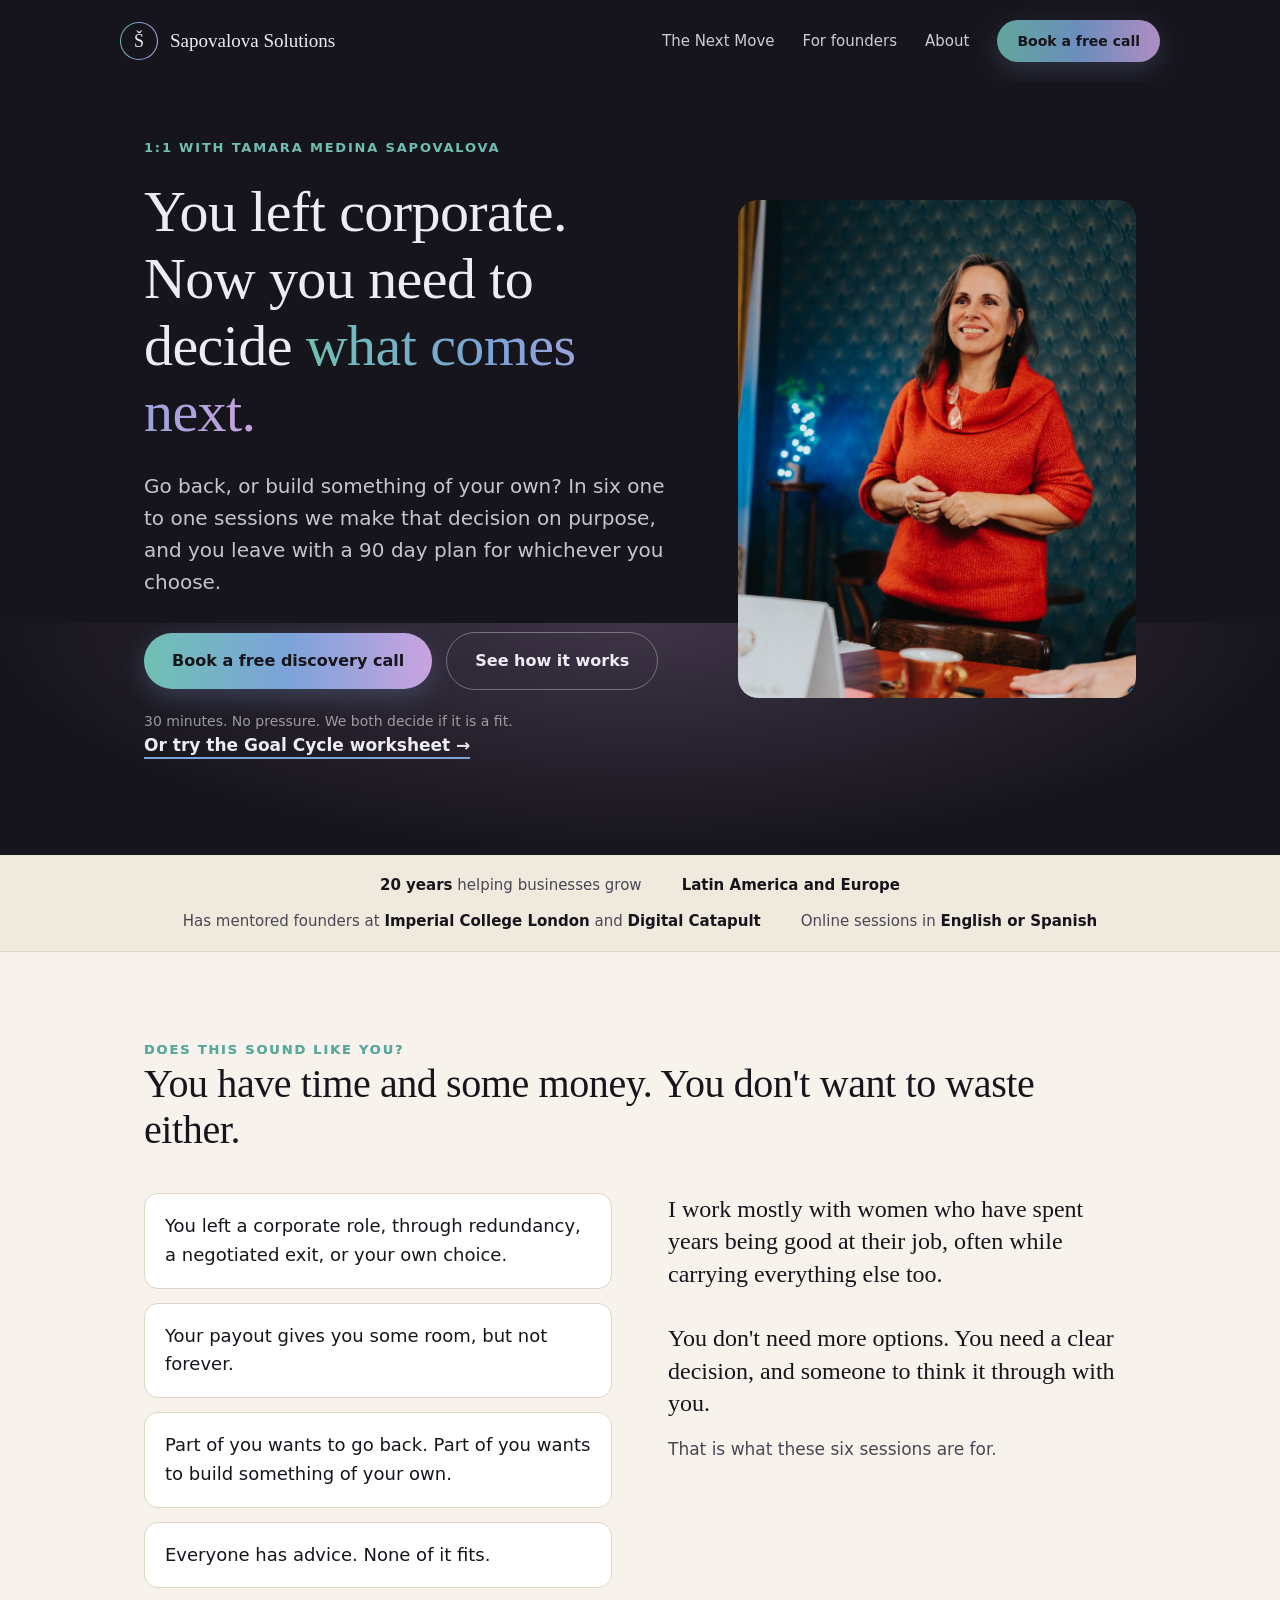
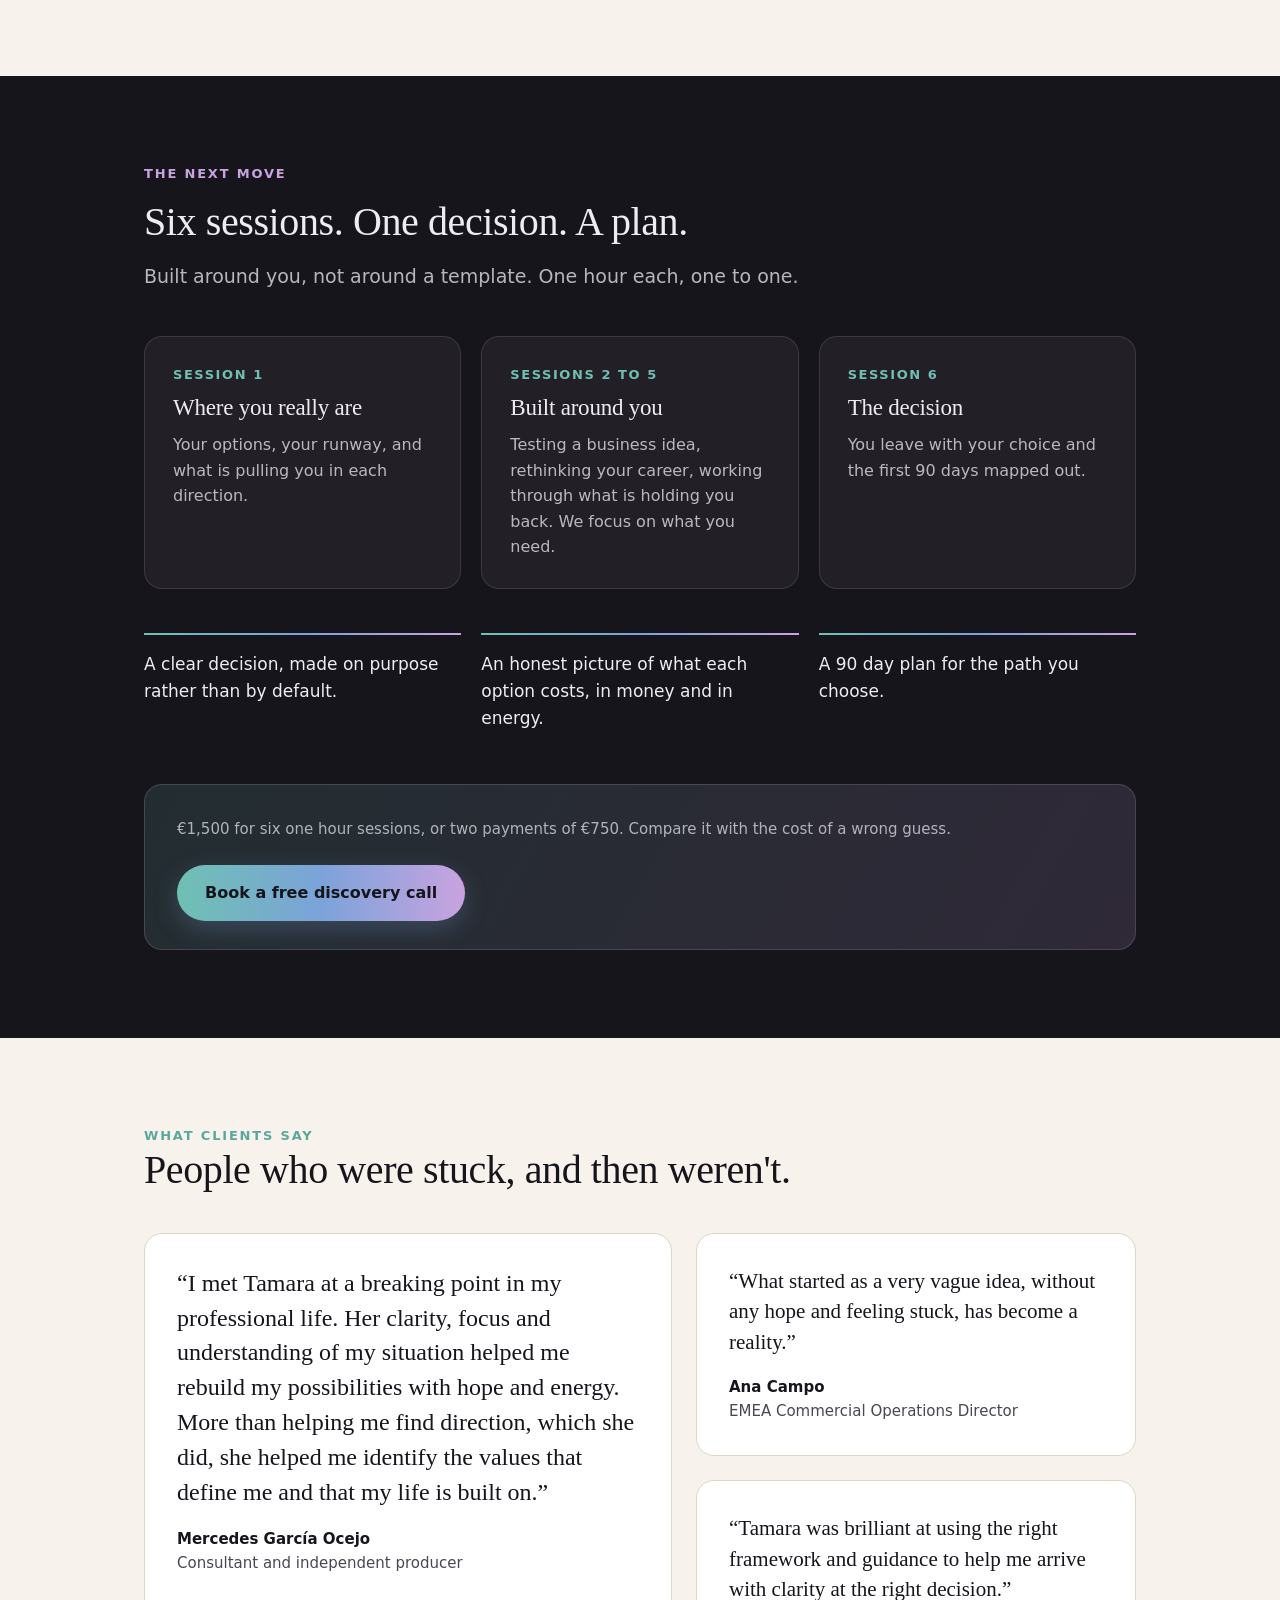
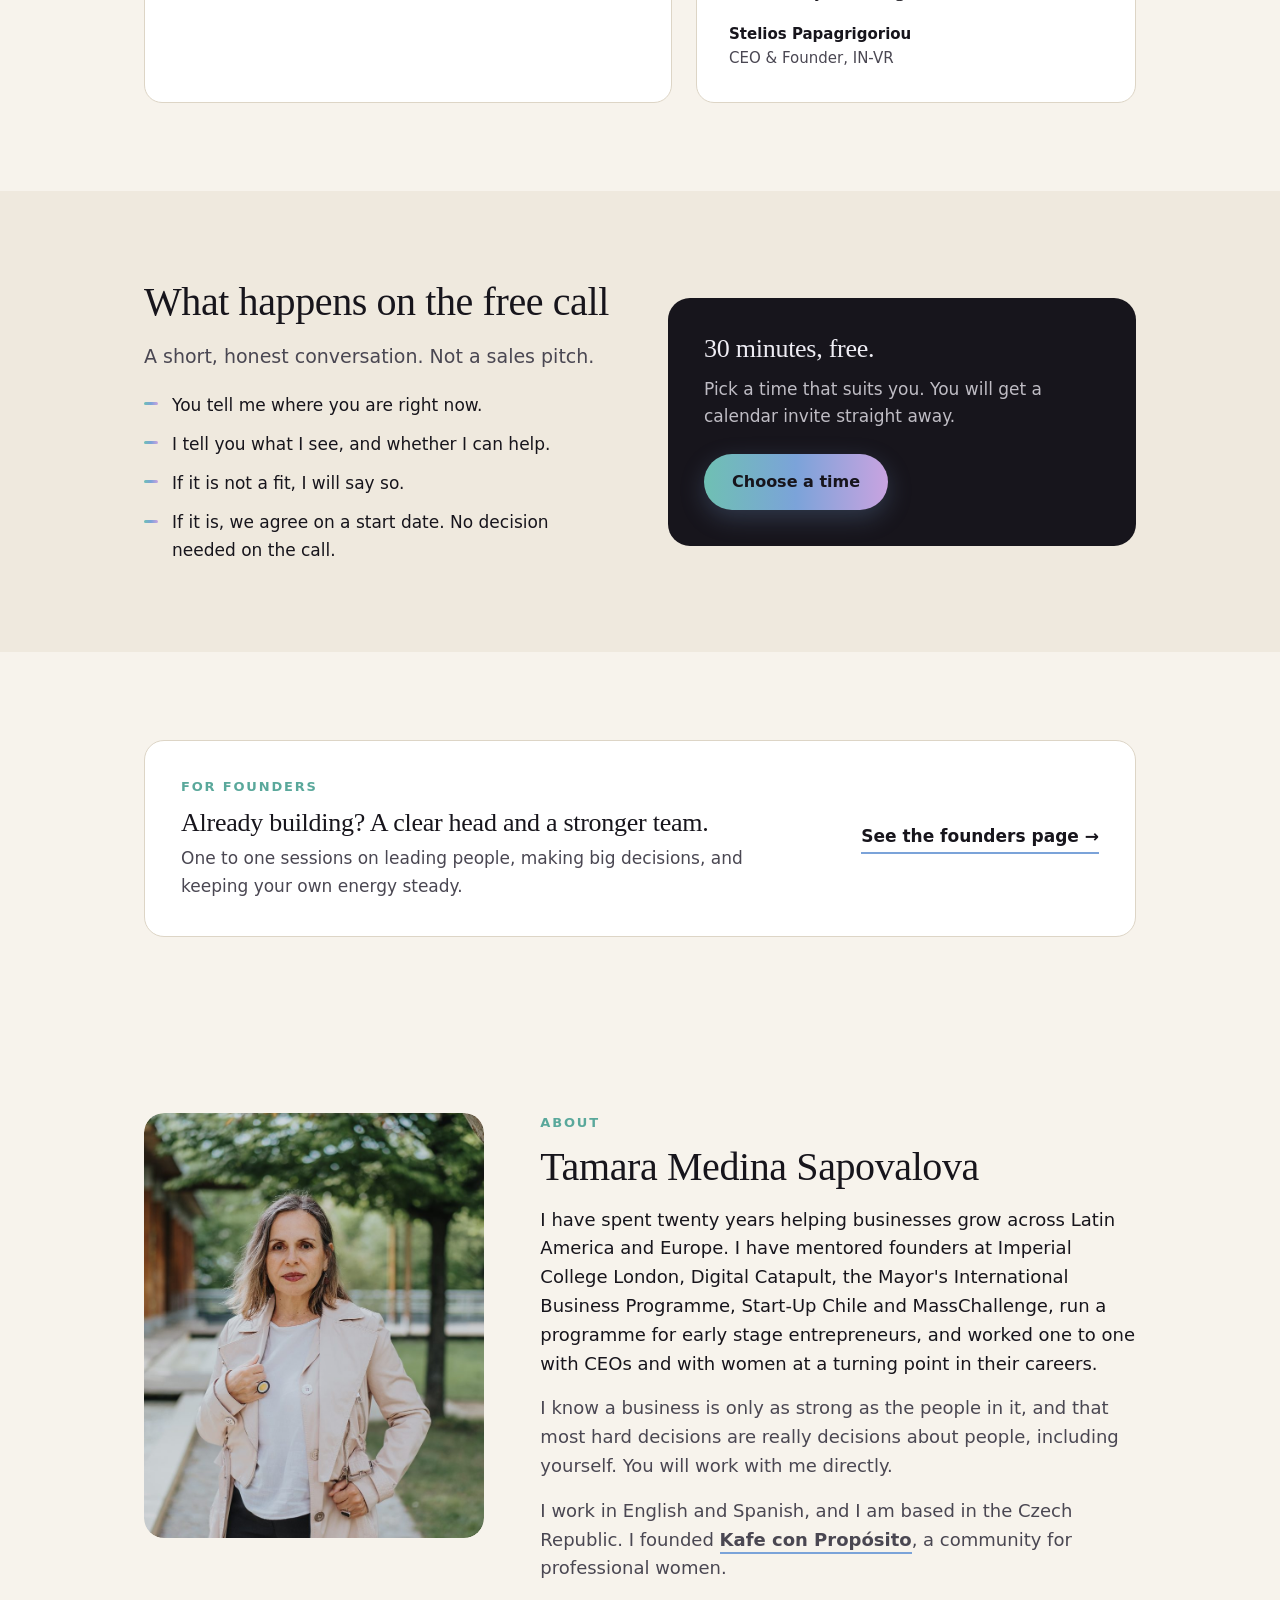
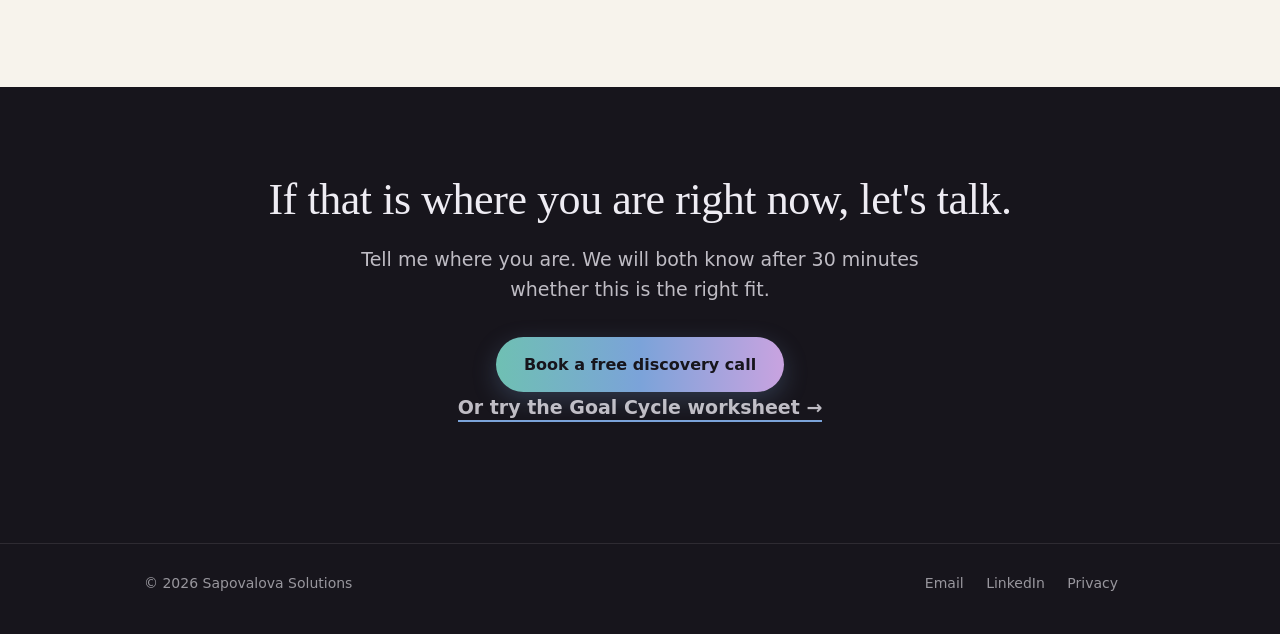
<file: index.html>
<!doctype html>
<html lang="en">
<head>
<meta charset="utf-8">
<meta name="viewport" content="width=device-width, initial-scale=1">
<title>Sapovalova Solutions | Left corporate? Decide what's next.</title>
<link rel="icon" type="image/png" href="favicon.png">

<meta name="description" content="One to one work with Tamara Medina Sapovalova. Six sessions to decide whether to go back to corporate or build your own thing, and a 90 day plan for whichever you choose.">
<link rel="canonical" href="https://sapovalovasolutions.com/">
<meta property="og:type" content="website">
<meta property="og:site_name" content="Sapovalova Solutions">
<meta property="og:title" content="Sapovalova Solutions | Left corporate? Decide what's next.">
<meta property="og:description" content="One to one work with Tamara Medina Sapovalova. Six sessions to decide whether to go back to corporate or build your own thing, and a 90 day plan for whichever you choose.">
<meta property="og:url" content="https://sapovalovasolutions.com/">
<meta property="og:image" content="https://sapovalovasolutions.com/favicon.png">
<meta name="twitter:card" content="summary_large_image">
<meta name="twitter:title" content="Sapovalova Solutions | Left corporate? Decide what's next.">
<meta name="twitter:description" content="One to one work with Tamara Medina Sapovalova. Six sessions to decide whether to go back to corporate or build your own thing, and a 90 day plan for whichever you choose.">
<meta name="twitter:image" content="https://sapovalovasolutions.com/favicon.png">
<style>
  :root{
    --ink:#17151c;
    --ink-soft:#4a4752;
    --paper:#f7f3ec;
    --paper-2:#efe9de;
    --line:#ddd5c6;
    --white:#eeecf3;
    --teal:#6fc0b3;
    --blue:#7ba3d9;
    --lilac:#c9a3e0;
    --grad:linear-gradient(90deg,#6fc0b3,#7ba3d9,#c9a3e0);
    --serif:"Iowan Old Style","Palatino Linotype",Palatino,Georgia,serif;
    --sans:system-ui,-apple-system,"Segoe UI",Roboto,Helvetica,Arial,sans-serif;
  }
  *{box-sizing:border-box;margin:0;padding:0}
  html{scroll-behavior:smooth}
  body{font-family:var(--sans);color:var(--ink);background:var(--paper);line-height:1.6;font-size:17px;-webkit-font-smoothing:antialiased}
  a{color:inherit}
  .wrap{max-width:1040px;margin:0 auto;padding:0 24px}
  h1,h2,h3{font-family:var(--serif);font-weight:500;line-height:1.15;letter-spacing:-.01em}
  .eyebrow{font-size:13px;letter-spacing:.14em;text-transform:uppercase;font-weight:600}
  .grad-text{background:var(--grad);-webkit-background-clip:text;background-clip:text;color:transparent}

  /* buttons */
  .btn{display:inline-block;padding:15px 28px;border-radius:999px;text-decoration:none;font-weight:600;font-size:16px;transition:transform .15s ease, box-shadow .15s ease}
  .btn:hover{transform:translateY(-2px)}
  .btn-primary{background:var(--grad);color:var(--ink);box-shadow:0 8px 24px rgba(123,163,217,.25)}
  .btn-ghost{border:1px solid rgba(238,236,243,.35);color:var(--white)}
  .btn-dark{background:var(--ink);color:var(--white)}
  .btn:focus-visible,a:focus-visible{outline:3px solid var(--blue);outline-offset:3px}

  /* nav */
  header.top{background:var(--ink);color:var(--white)}
  .nav{display:flex;align-items:center;justify-content:space-between;padding:20px 0}
  .brand{display:flex;align-items:center;gap:12px;text-decoration:none;font-family:var(--serif);font-size:19px}
  .mono{width:38px;height:38px;border-radius:50%;display:grid;place-items:center;background:var(--ink);border:1.5px solid transparent;background-image:linear-gradient(var(--ink),var(--ink)),var(--grad);background-origin:border-box;background-clip:padding-box,border-box;font-family:var(--serif);font-size:18px}
  .nav ul{display:flex;gap:28px;list-style:none;align-items:center;font-size:15px}
  .nav ul a{text-decoration:none;opacity:.85}
  .nav ul a:hover{opacity:1}
  .nav .btn{padding:10px 20px;font-size:14px}

  /* hero */
  .hero{background:var(--ink);color:var(--white);padding:56px 0 96px;position:relative;overflow:hidden}
  .hero::before{content:"";position:absolute;inset:auto -10% -40% -10%;height:70%;background:radial-gradient(60% 60% at 50% 0%,rgba(201,163,224,.22),transparent 70%);pointer-events:none}
  .hero .grid{display:grid;grid-template-columns:1.35fr 1fr;gap:56px;align-items:center;position:relative}
  .hero .eyebrow{color:var(--teal);margin-bottom:20px}
  .hero h1{font-size:clamp(36px,5.2vw,58px);margin-bottom:24px}
  .hero p.lead{font-size:20px;color:rgba(238,236,243,.82);max-width:34em;margin-bottom:34px}
  .hero .actions{display:flex;flex-wrap:wrap;gap:14px;align-items:center}
  .hero .reassure{margin-top:20px;font-size:14px;color:rgba(238,236,243,.6)}
  .portrait{aspect-ratio:4/5;border-radius:20px;background:linear-gradient(160deg,rgba(111,192,179,.25),rgba(201,163,224,.25));overflow:hidden}

  .portrait img{width:100%;height:100%;object-fit:cover;display:block;border-radius:20px}

  /* trust bar */
  .trust{background:var(--paper-2);border-bottom:1px solid var(--line)}
  .trust .wrap{display:flex;flex-wrap:wrap;gap:12px 40px;justify-content:center;padding:18px 24px;font-size:15px;color:var(--ink-soft)}
  .trust strong{color:var(--ink)}

  section{padding:88px 0}
  section h2{font-size:clamp(28px,3.6vw,40px);margin-bottom:16px}
  .sub{color:var(--ink-soft);font-size:19px;max-width:36em}

  /* mirror */
  .mirror .cols{display:grid;grid-template-columns:1fr 1fr;gap:56px;margin-top:40px;align-items:start}
  .mirror ul{list-style:none;display:grid;gap:14px}
  .mirror li{padding:18px 20px;background:#fff;border:1px solid var(--line);border-radius:14px;font-size:18px}
  .mirror .after{font-family:var(--serif);font-size:24px;line-height:1.35}
  .mirror .after span{display:block;margin-top:18px;font-family:var(--sans);font-size:17px;color:var(--ink-soft)}

  /* offer */
  .offer{background:var(--ink);color:var(--white)}
  .offer .eyebrow{color:var(--lilac);margin-bottom:14px}
  .offer .sub{color:rgba(238,236,243,.75)}
  .steps{display:grid;grid-template-columns:repeat(3,1fr);gap:20px;margin-top:44px}
  .step{padding:28px;border-radius:18px;background:rgba(238,236,243,.05);border:1px solid rgba(238,236,243,.12)}
  .step .n{font-size:13px;letter-spacing:.12em;text-transform:uppercase;color:var(--teal);margin-bottom:10px;font-weight:600}
  .step h3{font-size:23px;margin-bottom:10px}
  .step p{color:rgba(238,236,243,.75);font-size:16px}
  .leave{margin-top:44px;display:grid;grid-template-columns:repeat(3,1fr);gap:20px}
  .leave div{padding-top:16px;border-top:2px solid transparent;border-image:var(--grad) 1;font-size:17px}
  .pricebox{margin-top:52px;display:flex;flex-wrap:wrap;gap:24px;align-items:center;justify-content:space-between;padding:28px 32px;border-radius:18px;background:linear-gradient(120deg,rgba(111,192,179,.14),rgba(201,163,224,.14));border:1px solid rgba(238,236,243,.15)}
  .pricebox .p{font-family:var(--serif);font-size:34px}
  .pricebox small{display:block;font-family:var(--sans);font-size:15px;color:rgba(238,236,243,.7);margin-top:4px}

  /* proof */
  .quotes{display:grid;grid-template-columns:1.2fr 1fr;gap:24px;margin-top:40px}
  .quote{background:#fff;border:1px solid var(--line);border-radius:18px;padding:32px}
  .quote.big{grid-row:span 2}
  .quote blockquote{font-family:var(--serif);font-size:21px;line-height:1.45}
  .quote.big blockquote{font-size:24px}
  .quote cite{display:block;margin-top:18px;font-style:normal;font-size:15px;color:var(--ink-soft)}
  .quote cite strong{color:var(--ink)}

  /* process of call */
  .call{background:var(--paper-2)}
  .call .cols{display:grid;grid-template-columns:1fr 1fr;gap:56px;align-items:center}
  .call ul{list-style:none;display:grid;gap:12px;margin-top:20px}
  .call li{padding-left:28px;position:relative}
  .call li::before{content:"";position:absolute;left:0;top:.6em;width:14px;height:3px;border-radius:2px;background:var(--grad)}
  .callcard{background:var(--ink);color:var(--white);border-radius:22px;padding:36px}
  .callcard h3{font-size:26px;margin-bottom:12px}
  .callcard p{color:rgba(238,236,243,.78);margin-bottom:24px}

  /* founders */
  .founders .box{display:flex;flex-wrap:wrap;gap:24px;justify-content:space-between;align-items:center;border:1px solid var(--line);border-radius:20px;padding:36px;background:#fff}
  .founders h3{font-size:26px;margin-bottom:8px}
  .founders p{color:var(--ink-soft);max-width:34em}
  .link{font-weight:600;text-decoration:none;border-bottom:2px solid var(--blue);padding-bottom:2px}

  /* about */
  .about .cols{display:grid;grid-template-columns:.8fr 1.4fr;gap:56px;align-items:start}
  .about .portrait{background:var(--paper-2)}
  .about p{margin-bottom:16px;color:var(--ink-soft);font-size:18px}
  .about p:first-of-type{color:var(--ink)}

  /* final */
  .final{background:var(--ink);color:var(--white);text-align:center}
  .final h2{font-size:clamp(30px,4vw,44px);max-width:18em;margin:0 auto 18px}
  .final p{color:rgba(238,236,243,.78);max-width:32em;margin:0 auto 32px;font-size:19px}

  footer{background:var(--ink);color:rgba(238,236,243,.6);padding:28px 0 40px;font-size:14px;border-top:1px solid rgba(238,236,243,.1)}
  footer .wrap{display:flex;flex-wrap:wrap;gap:12px 28px;justify-content:space-between}
  footer a{text-decoration:none;margin-right:18px}
  footer a:hover{color:var(--white)}

  /* sticky mobile CTA */
  .sticky{display:none}

  @media (max-width:860px){
    body{font-size:16px}
    section{padding:64px 0}
    .nav ul li:not(:last-child){display:none}
    .hero{padding:32px 0 64px}
    .hero .grid,.mirror .cols,.call .cols,.about .cols,.quotes{grid-template-columns:1fr}
    .hero .portrait{display:none}
    .steps,.leave{grid-template-columns:1fr}
    .quote.big{grid-row:auto}
    .sticky{display:block;position:fixed;left:0;right:0;bottom:0;z-index:10;padding:12px 16px;background:rgba(23,21,28,.96);border-top:1px solid rgba(238,236,243,.12)}
    .sticky .btn{display:block;text-align:center;padding:14px}
    footer{padding-bottom:90px}
  }
  @media (prefers-reduced-motion:reduce){html{scroll-behavior:auto}.btn{transition:none}}
</style>
</head>
<body>

<header class="top">
  <div class="wrap nav">
    <a class="brand" href="#"><span class="mono" aria-hidden="true">Š</span>Sapovalova Solutions</a>
    <ul>
      <li><a href="#the-next-move">The Next Move</a></li>
      <li><a href="#founders">For founders</a></li>
      <li><a href="#about">About</a></li>
      <li><a class="btn btn-primary" href="https://cal.com/tamara-medina/30min">Book a free call</a></li>
    </ul>
  </div>
</header>

<!-- HERO -->
<div class="hero">
  <div class="wrap grid">
    <div>
      <div class="eyebrow">1:1 with Tamara Medina Sapovalova</div>
      <h1>You left corporate. Now you need to decide <span class="grad-text">what comes next.</span></h1>
      <p class="lead">Go back, or build something of your own? In six one to one sessions we make that decision on purpose, and you leave with a 90 day plan for whichever you choose.</p>
      <div class="actions">
        <a class="btn btn-primary" href="https://cal.com/tamara-medina/30min">Book a free discovery call</a>
        <a class="btn btn-ghost" href="#the-next-move">See how it works</a>
      </div>
      <p class="reassure">30 minutes. No pressure. We both decide if it is a fit.</p>
      <p><a class="link" href="goal-cycle.html">Or try the Goal Cycle worksheet →</a></p>
    </div>
    <div class="portrait">
      <img src="tamara-hero.jpg" width="900" height="1350" alt="Tamara Medina Sapovalova smiling" style="object-position:50% 18%">
    </div>
  </div>
</div>

<div class="trust">
  <div class="wrap">
    <span><strong>20 years</strong> helping businesses grow</span>
    <span><strong>Latin America and Europe</strong></span>
    <span>Has mentored founders at <strong>Imperial College London</strong> and <strong>Digital Catapult</strong></span>
    <span>Online sessions in <strong>English or Spanish</strong></span>
  </div>
</div>

<!-- MIRROR -->
<section class="mirror" id="does-this-sound-like-you">
  <div class="wrap">
    <div class="eyebrow grad-text" style="color:#5aa89b">Does this sound like you?</div>
    <h2>You have time and some money. You don't want to waste either.</h2>
    <div class="cols">
      <ul>
        <li>You left a corporate role, through redundancy, a negotiated exit, or your own choice.</li>
        <li>Your payout gives you some room, but not forever.</li>
        <li>Part of you wants to go back. Part of you wants to build something of your own.</li>
        <li>Everyone has advice. None of it fits.</li>
      </ul>
      <div class="after">
        I work mostly with women who have spent years being good at their job, often while carrying everything else too.
        <br><br>
        You don't need more options. You need a clear decision, and someone to think it through with you.
        <span>That is what these six sessions are for.</span>
      </div>
    </div>
  </div>
</section>

<!-- OFFER -->
<section class="offer" id="the-next-move">
  <div class="wrap">
    <div class="eyebrow">The Next Move</div>
    <h2>Six sessions. One decision. A plan.</h2>
    <p class="sub">Built around you, not around a template. One hour each, one to one.</p>

    <div class="steps">
      <div class="step">
        <div class="n">Session 1</div>
        <h3>Where you really are</h3>
        <p>Your options, your runway, and what is pulling you in each direction.</p>
      </div>
      <div class="step">
        <div class="n">Sessions 2 to 5</div>
        <h3>Built around you</h3>
        <p>Testing a business idea, rethinking your career, working through what is holding you back. We focus on what you need.</p>
      </div>
      <div class="step">
        <div class="n">Session 6</div>
        <h3>The decision</h3>
        <p>You leave with your choice and the first 90 days mapped out.</p>
      </div>
    </div>

    <div class="leave">
      <div>A clear decision, made on purpose rather than by default.</div>
      <div>An honest picture of what each option costs, in money and in energy.</div>
      <div>A 90 day plan for the path you choose.</div>
    </div>

    <div class="pricebox">
      <div>
        <small>€1,500 for six one hour sessions, or two payments of €750. Compare it with the cost of a wrong guess.</small>
      </div>
      <a class="btn btn-primary" href="https://cal.com/tamara-medina/30min">Book a free discovery call</a>
    </div>
  </div>
</section>

<!-- PROOF -->
<section id="proof">
  <div class="wrap">
    <div class="eyebrow" style="color:#5aa89b">What clients say</div>
    <h2>People who were stuck, and then weren't.</h2>
    <div class="quotes">
      <figure class="quote big">
        <blockquote>“I met Tamara at a breaking point in my professional life. Her clarity, focus and understanding of my situation helped me rebuild my possibilities with hope and energy. More than helping me find direction, which she did, she helped me identify the values that define me and that my life is built on.”</blockquote>
        <cite><strong>Mercedes García Ocejo</strong><br>Consultant and independent producer</cite>
      </figure>
      <figure class="quote">
        <blockquote>“What started as a very vague idea, without any hope and feeling stuck, has become a reality.”</blockquote>
        <cite><strong>Ana Campo</strong><br>EMEA Commercial Operations Director</cite>
      </figure>
      <figure class="quote">
        <blockquote>“Tamara was brilliant at using the right framework and guidance to help me arrive with clarity at the right decision.”</blockquote>
        <cite><strong>Stelios Papagrigoriou</strong><br>CEO &amp; Founder, IN-VR</cite>
      </figure>
    </div>
  </div>
</section>

<!-- DISCOVERY CALL -->
<section class="call">
  <div class="wrap cols">
    <div>
      <h2>What happens on the free call</h2>
      <p class="sub">A short, honest conversation. Not a sales pitch.</p>
      <ul>
        <li>You tell me where you are right now.</li>
        <li>I tell you what I see, and whether I can help.</li>
        <li>If it is not a fit, I will say so.</li>
        <li>If it is, we agree on a start date. No decision needed on the call.</li>
      </ul>
    </div>
    <div class="callcard">
      <h3>30 minutes, free.</h3>
      <p>Pick a time that suits you. You will get a calendar invite straight away.</p>
      <a class="btn btn-primary" href="https://cal.com/tamara-medina/30min">Choose a time</a>
    </div>
  </div>
</section>

<!-- FOUNDERS -->
<section class="founders" id="founders">
  <div class="wrap">
    <div class="box">
      <div>
        <div class="eyebrow" style="color:#5aa89b;margin-bottom:10px">For founders</div>
        <h3>Already building? A clear head and a stronger team.</h3>
        <p>One to one sessions on leading people, making big decisions, and keeping your own energy steady.</p>
      </div>
      <a class="link" href="https://sapovalovasolutions.com/founders.html">See the founders page →</a>
    </div>
  </div>
</section>

<!-- ABOUT -->
<section class="about" id="about">
  <div class="wrap cols">
    <div class="portrait">
      <img src="tamara-about.jpg" width="800" height="1200" alt="Portrait of Tamara Medina Sapovalova in a beige coat, outdoors" loading="lazy" style="object-position:50% 25%">
    </div>
    <div>
      <div class="eyebrow" style="color:#5aa89b;margin-bottom:10px">About</div>
      <h2>Tamara Medina Sapovalova</h2>
      <p>I have spent twenty years helping businesses grow across Latin America and Europe. I have mentored founders at Imperial College London, Digital Catapult, the Mayor's International Business Programme, Start-Up Chile and MassChallenge, run a programme for early stage entrepreneurs, and worked one to one with CEOs and with women at a turning point in their careers.</p>
      <p>I know a business is only as strong as the people in it, and that most hard decisions are really decisions about people, including yourself. You will work with me directly.</p>
      <p>I work in English and Spanish, and I am based in the Czech Republic. I founded <a class="link" href="https://kafeconproposito.com/en/">Kafe con Propósito</a>, a community for professional women.</p>
    </div>
  </div>
</section>

<!-- FINAL CTA -->
<section class="final">
  <div class="wrap">
    <h2>If that is where you are right now, let's talk.</h2>
    <p>Tell me where you are. We will both know after 30 minutes whether this is the right fit.</p>
    <a class="btn btn-primary" href="https://cal.com/tamara-medina/30min">Book a free discovery call</a>
    <p><a class="link" href="goal-cycle.html">Or try the Goal Cycle worksheet →</a></p>
  </div>
</section>

<footer>
  <div class="wrap">
    <div>© 2026 Sapovalova Solutions</div>
    <div>
      <a href="mailto:tamara@sapovalovasolutions.com">Email</a>
      <a href="https://www.linkedin.com/in/tamaramedinasapovalova/">LinkedIn</a>
      <a href="https://sapovalovasolutions.com/privacy.html">Privacy</a>
    </div>
  </div>
</footer>

<div class="sticky"><a class="btn btn-primary" href="https://cal.com/tamara-medina/30min">Book a free discovery call</a></div>

</body>
</html>
</file>
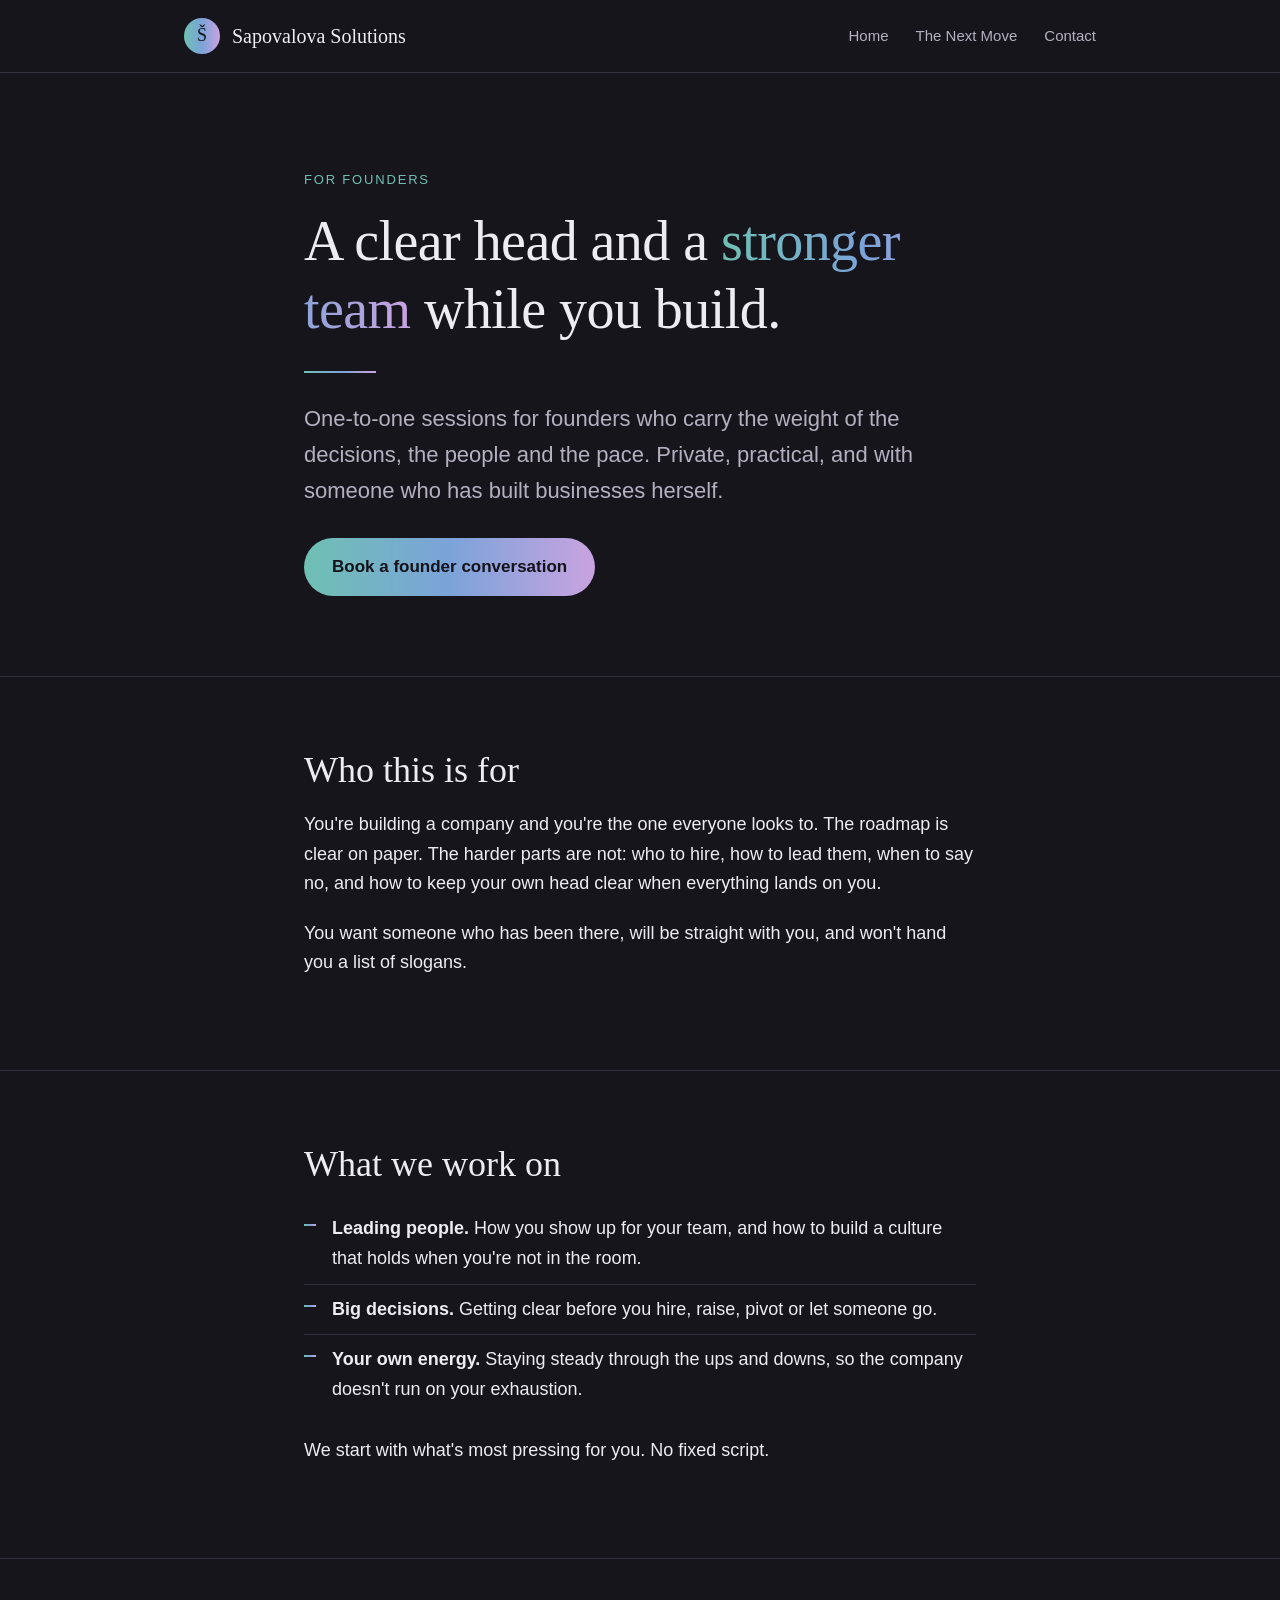
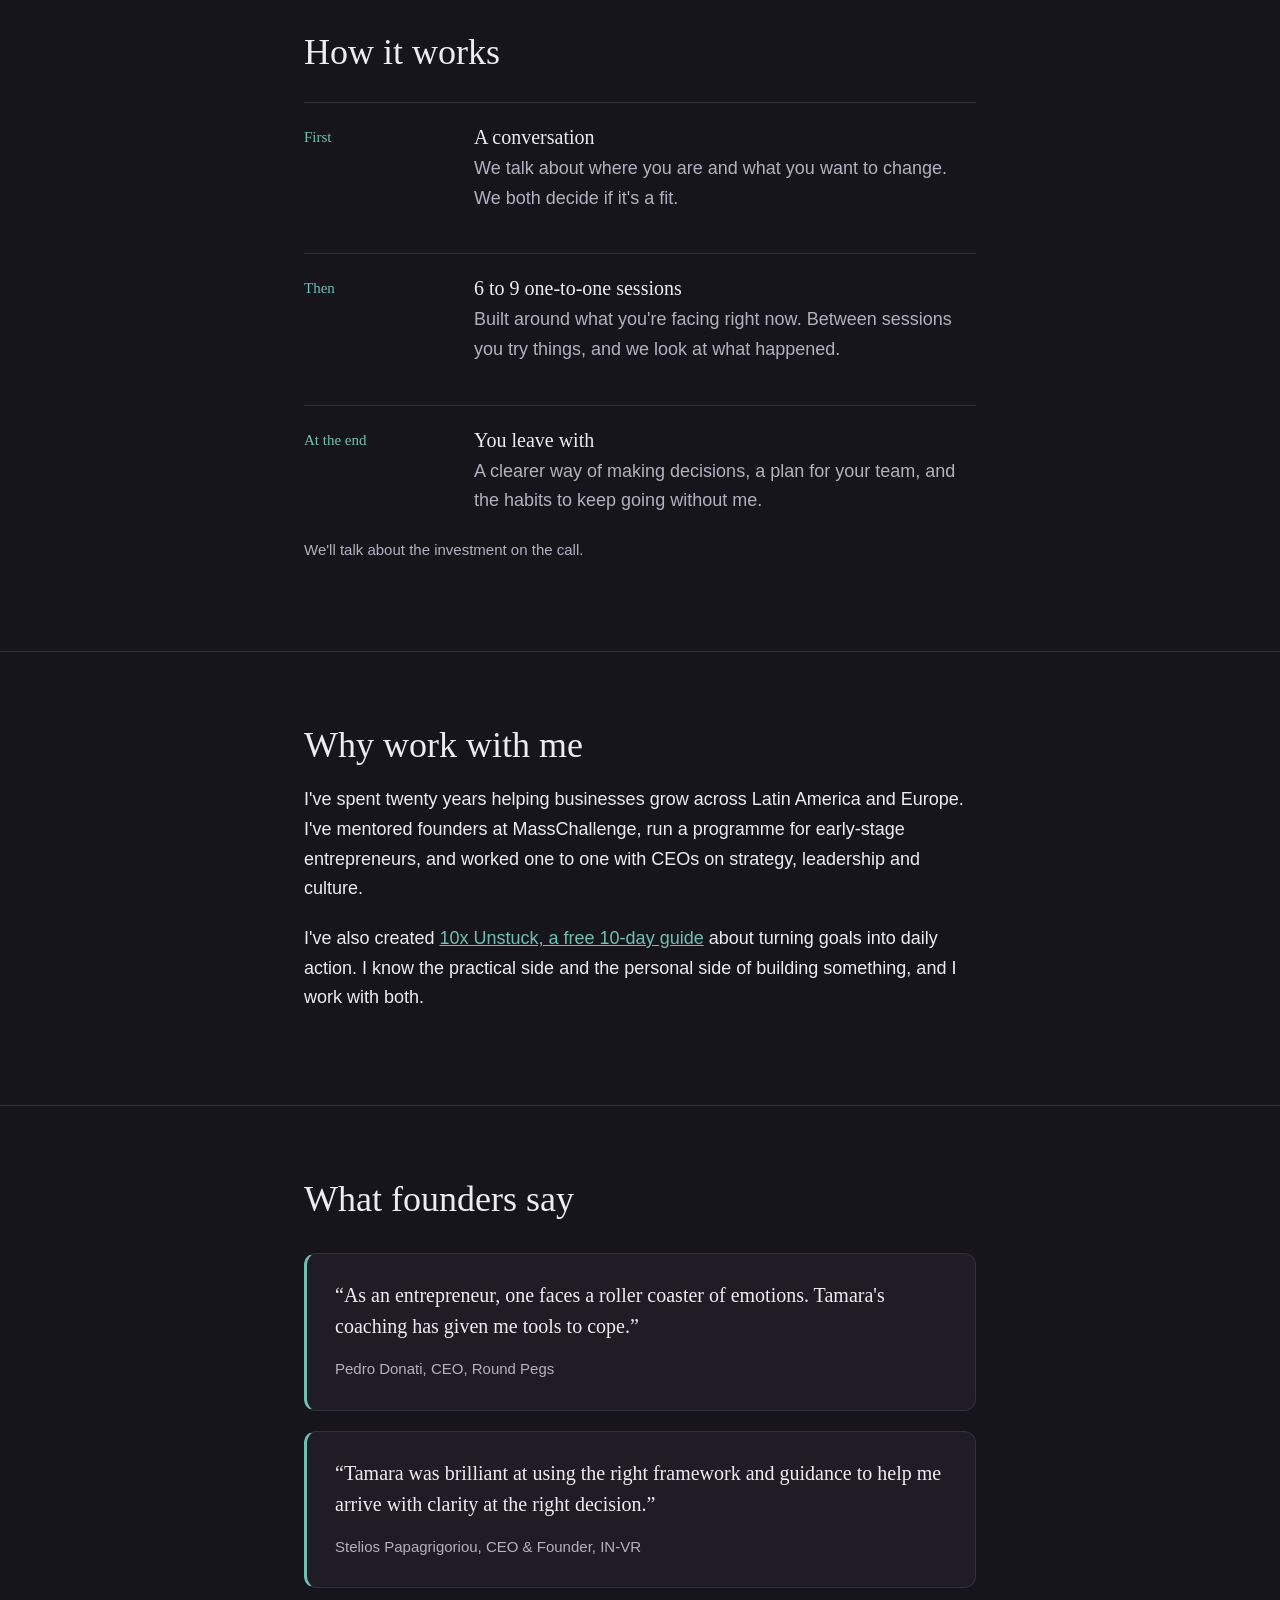
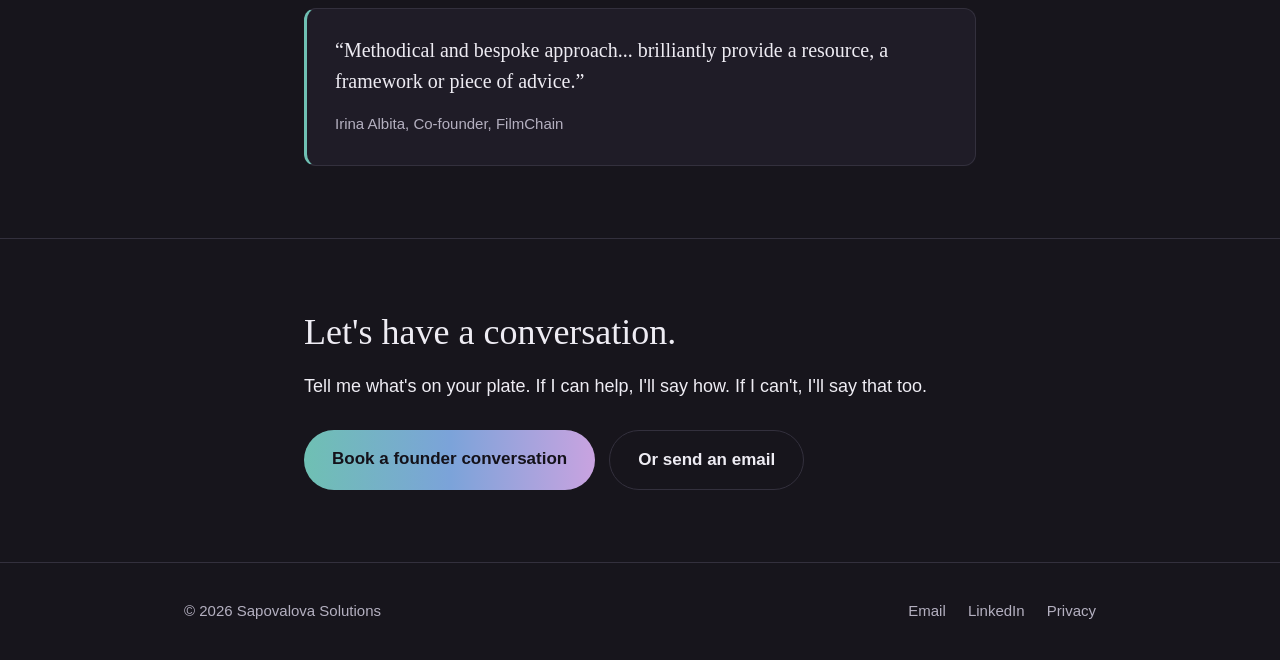
<file: founders.html>
<!doctype html>
<html lang="en">
<head>
<meta charset="utf-8">
<meta name="viewport" content="width=device-width, initial-scale=1">
<title>For Founders | Sapovalova Solutions</title>
<meta name="description" content="One-to-one sessions for founders who want a clear head and a stronger team while they build. With Tamara Medina Sapovalova.">
<link rel="canonical" href="https://sapovalovasolutions.com/founders.html">
<meta property="og:type" content="website">
<meta property="og:site_name" content="Sapovalova Solutions">
<meta property="og:title" content="For Founders | Sapovalova Solutions">
<meta property="og:description" content="One-to-one sessions for founders who want a clear head and a stronger team while they build. With Tamara Medina Sapovalova.">
<meta property="og:url" content="https://sapovalovasolutions.com/founders.html">
<meta property="og:image" content="https://sapovalovasolutions.com/tamara-hero.jpg">
<meta name="twitter:card" content="summary_large_image">
<meta name="twitter:title" content="For Founders | Sapovalova Solutions">
<meta name="twitter:description" content="One-to-one sessions for founders who want a clear head and a stronger team while they build. With Tamara Medina Sapovalova.">
<meta name="twitter:image" content="https://sapovalovasolutions.com/tamara-hero.jpg">
<link rel="icon" type="image/png" href="favicon.png">
<link rel="stylesheet" href="style.css">
</head>
<body>

<header class="site">
  <div class="wrap">
    <a class="brand" href="index.html"><span class="mark">Š</span> Sapovalova Solutions</a>
    <nav class="site">
      <a href="index.html">Home</a>
      <a href="index.html#the-next-move">The Next Move</a>
      <a href="mailto:tamara@sapovalovasolutions.com">Contact</a>
    </nav>
  </div>
</header>

<main>

<section class="hero">
  <div class="narrow">
    <div class="eyebrow">For founders</div>
    <h1>A clear head and a <span class="grad-text">stronger team</span> while you build.</h1>
    <hr class="rule">
    <p class="lede">One-to-one sessions for founders who carry the weight of the decisions, the people and the pace. Private, practical, and with someone who has built businesses herself.</p>
    <div class="row">
      <a class="btn" href="https://cal.com/tamara-medina/founders-intro-call">Book a founder conversation</a>
    </div>
  </div>
</section>

<section>
  <div class="narrow">
    <h2>Who this is for</h2>
    <p>You're building a company and you're the one everyone looks to. The roadmap is clear on paper. The harder parts are not: who to hire, how to lead them, when to say no, and how to keep your own head clear when everything lands on you.</p>
    <p>You want someone who has been there, will be straight with you, and won't hand you a list of slogans.</p>
  </div>
</section>

<section>
  <div class="narrow">
    <h2>What we work on</h2>
    <ul class="plain">
      <li><strong>Leading people.</strong> How you show up for your team, and how to build a culture that holds when you're not in the room.</li>
      <li><strong>Big decisions.</strong> Getting clear before you hire, raise, pivot or let someone go.</li>
      <li><strong>Your own energy.</strong> Staying steady through the ups and downs, so the company doesn't run on your exhaustion.</li>
    </ul>
    <p>We start with what's most pressing for you. No fixed script.</p>
  </div>
</section>

<section>
  <div class="narrow">
    <h2>How it works</h2>
    <div class="steps">
      <div class="step">
        <div class="n">First</div>
        <div><h3>A conversation</h3><p>We talk about where you are and what you want to change. We both decide if it's a fit.</p></div>
      </div>
      <div class="step">
        <div class="n">Then</div>
        <div><h3>6 to 9 one-to-one sessions</h3><p>Built around what you're facing right now. Between sessions you try things, and we look at what happened.</p></div>
      </div>
      <div class="step">
        <div class="n">At the end</div>
        <div><h3>You leave with</h3><p>A clearer way of making decisions, a plan for your team, and the habits to keep going without me.</p></div>
      </div>
    </div>
    <p class="small">We'll talk about the investment on the call.</p>
  </div>
</section>

<section>
  <div class="narrow">
    <h2>Why work with me</h2>
    <p>I've spent twenty years helping businesses grow across Latin America and Europe. I've mentored founders at MassChallenge, run a programme for early-stage entrepreneurs, and worked one to one with CEOs on strategy, leadership and culture.</p>
    <p>I've also created <a class="link" href="https://kafeconproposito.com/en/10x-unstuck">10x Unstuck, a free 10-day guide</a> about turning goals into daily action. I know the practical side and the personal side of building something, and I work with both.</p>
  </div>
</section>

<section>
  <div class="narrow">
    <h2>What founders say</h2>
    <div class="quotes">
      <blockquote>
        <p>“As an entrepreneur, one faces a roller coaster of emotions. Tamara's coaching has given me tools to cope.”</p>
        <cite>Pedro Donati, CEO, Round Pegs</cite>
      </blockquote>
      <blockquote>
        <p>“Tamara was brilliant at using the right framework and guidance to help me arrive with clarity at the right decision.”</p>
        <cite>Stelios Papagrigoriou, CEO &amp; Founder, IN-VR</cite>
      </blockquote>
      <blockquote>
        <p>“Methodical and bespoke approach... brilliantly provide a resource, a framework or piece of advice.”</p>
        <cite>Irina Albita, Co-founder, FilmChain</cite>
      </blockquote>
    </div>
  </div>
</section>

<section>
  <div class="narrow">
    <h2>Let's have a conversation.</h2>
    <p>Tell me what's on your plate. If I can help, I'll say how. If I can't, I'll say that too.</p>
    <div class="row">
      <a class="btn" href="https://cal.com/tamara-medina/founders-intro-call">Book a founder conversation</a>
      <a class="btn ghost" href="mailto:tamara@sapovalovasolutions.com">Or send an email</a>
    </div>
  </div>
</section>

</main>

<footer class="site">
  <div class="wrap">
    <div>© 2026 Sapovalova Solutions</div>
    <div>
      <a href="mailto:tamara@sapovalovasolutions.com">Email</a>
      <a href="https://www.linkedin.com/in/tamaramedinasapovalova/">LinkedIn</a>
      <a href="privacy.html">Privacy</a>
    </div>
  </div>
</footer>

</body>
</html>
</file>
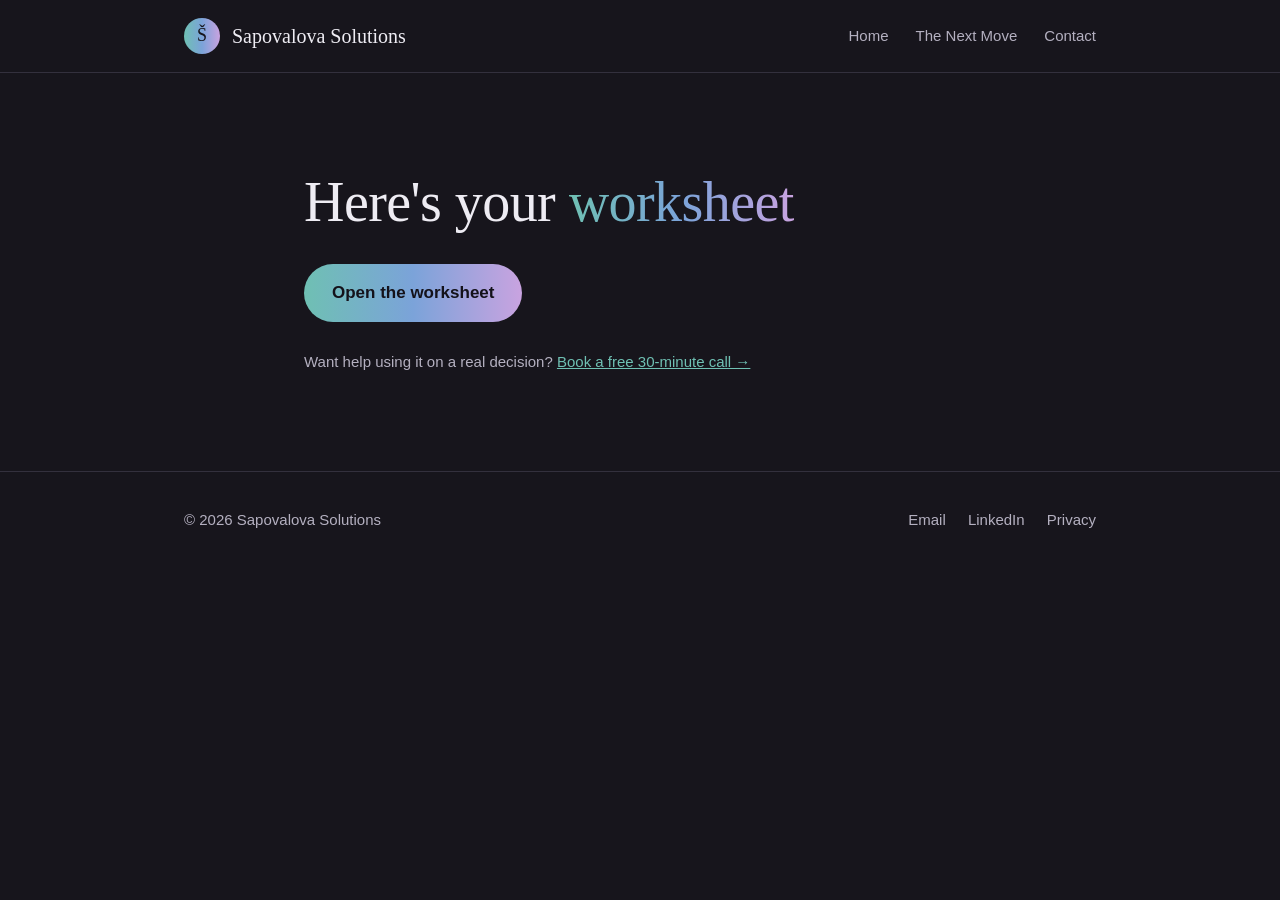
<file: goal-cycle-thanks.html>
<!doctype html>
<html lang="en">
<head>
<meta charset="utf-8">
<meta name="viewport" content="width=device-width, initial-scale=1">
<title>Here's your worksheet | Sapovalova Solutions</title>
<meta name="robots" content="noindex">
<link rel="canonical" href="https://sapovalovasolutions.com/goal-cycle-thanks.html">
<link rel="icon" type="image/png" href="favicon.png">
<link rel="stylesheet" href="style.css">
</head>
<body>

<header class="site">
  <div class="wrap">
    <a class="brand" href="index.html"><span class="mark">Š</span> Sapovalova Solutions</a>
    <nav class="site">
      <a href="index.html">Home</a>
      <a href="index.html#the-next-move">The Next Move</a>
      <a href="mailto:tamara@sapovalovasolutions.com">Contact</a>
    </nav>
  </div>
</header>

<main>

<section class="hero">
  <div class="narrow">
    <h1>Here's your <span class="grad-text">worksheet</span></h1>
    <div class="row">
      <a class="btn" href="goal-cycle-worksheet.html" target="_blank" rel="noopener noreferrer">Open the worksheet</a>
    </div>
    <p class="small" style="margin-top:28px">Want help using it on a real decision? <a href="https://cal.com/tamara-medina/30min">Book a free 30-minute call →</a></p>
  </div>
</section>

</main>

<footer class="site">
  <div class="wrap">
    <div>© 2026 Sapovalova Solutions</div>
    <div>
      <a href="mailto:tamara@sapovalovasolutions.com">Email</a>
      <a href="https://www.linkedin.com/in/tamaramedinasapovalova/">LinkedIn</a>
      <a href="privacy.html">Privacy</a>
    </div>
  </div>
</footer>

</body>
</html>
</file>
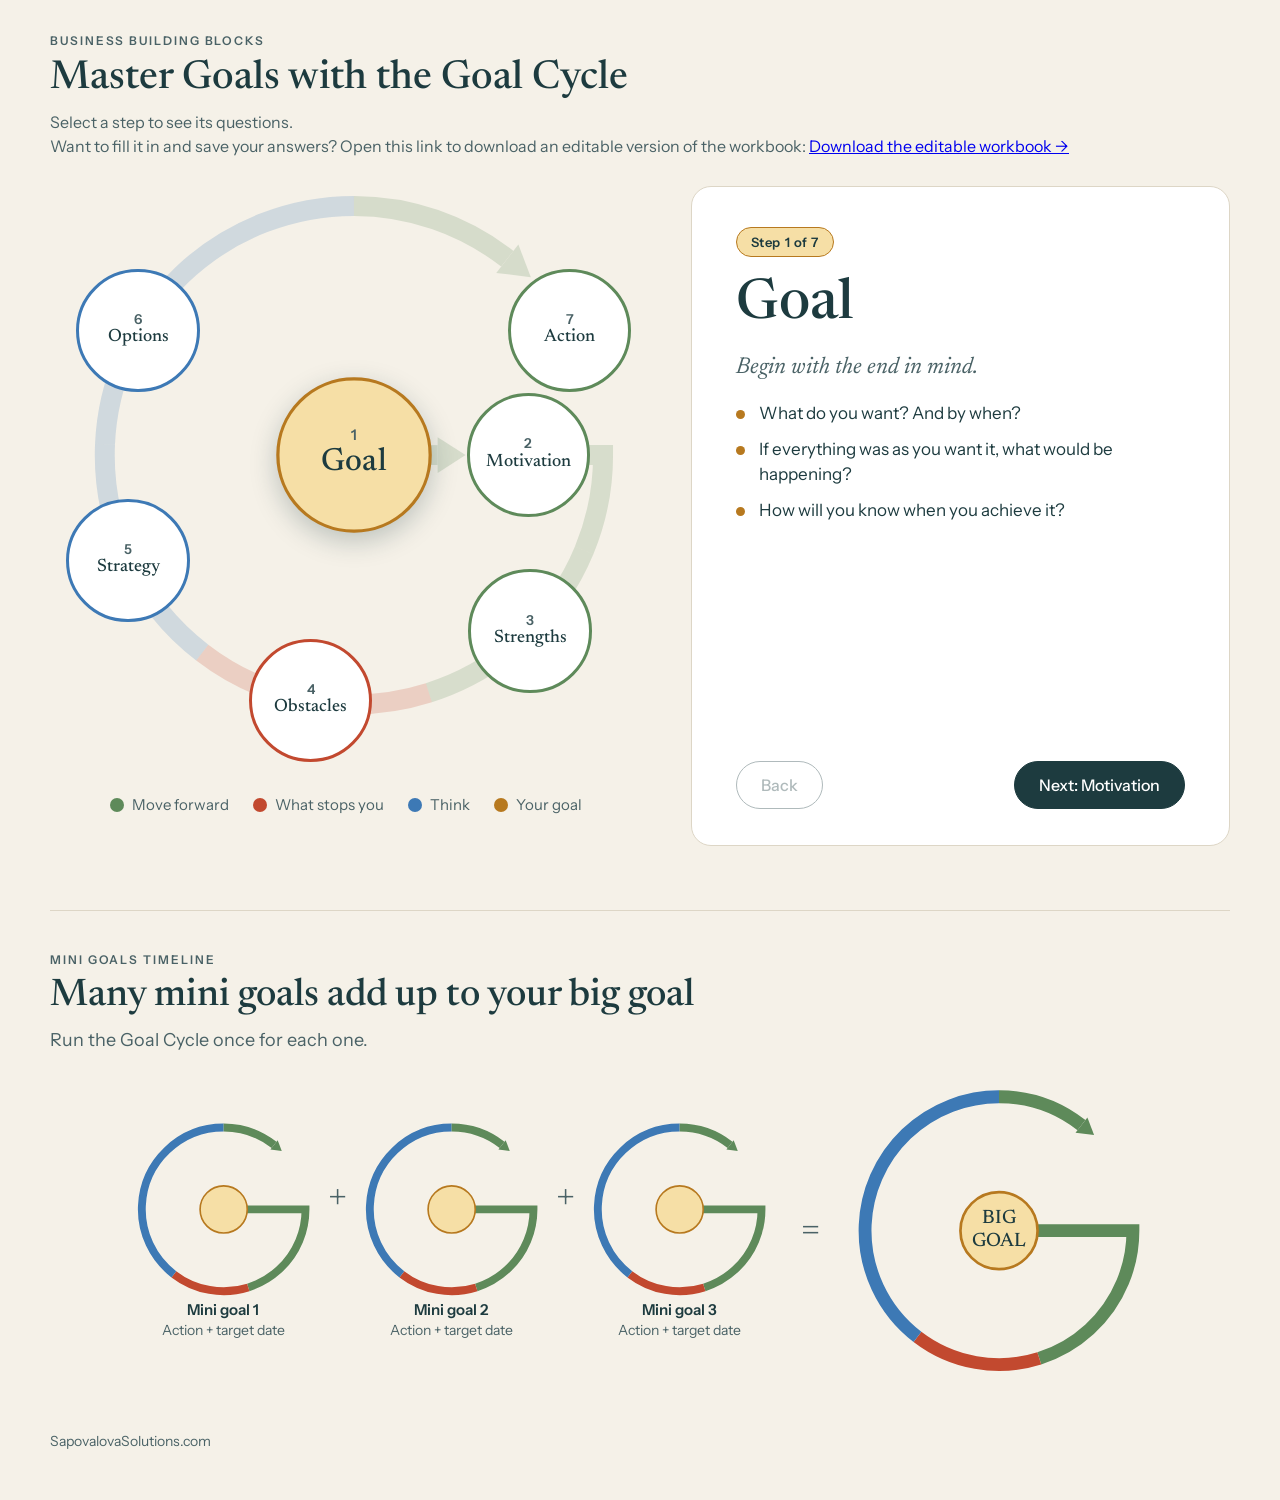
<file: goal-cycle-worksheet.html>
<!doctype html><html><head><meta charset=utf8><meta name=viewport content="width=device-width,initial-scale=1,viewport-fit=cover"><style>:root{color-scheme:light;box-sizing:border-box;padding-top:env(safe-area-inset-top,0px);padding-bottom:env(safe-area-inset-bottom,0px)}html{scroll-padding-top:env(safe-area-inset-top,0px)}body{margin:0;padding:0;font:14px -apple-system,BlinkMacSystemFont,sans-serif;background:#fff;color:#000}img{max-width:100%}[hidden]:not([hidden=until-found i]){display:none!important}</style></head><body>
<title>The Goal Cycle</title>
<meta name="robots" content="noindex">
<link rel="preconnect" href="https://fonts.googleapis.com">
<link rel="preconnect" href="https://fonts.gstatic.com" crossorigin>
<link href="https://fonts.googleapis.com/css2?family=Newsreader:ital,wght@0,400;0,500;1,400&family=Instrument+Sans:wght@400;500;600&display=swap" rel="stylesheet">
<style>
/* Layout: cycle diagram on the left and the open step on the right at laptop width; stacked on a phone. Mini goals timeline sits below. */
:root{
  --bg:#f5f1e8; --card:#ffffff; --line:#ddd6c6; --ink:#1d3b3f; --muted:#4a6266;
  --green:#5e8a5a; --green-t:#cfe3cc;
  --red:#c2492f; --red-t:#f3c6b8;
  --blue:#3d79b5; --blue-t:#c9dcf1;
  --gold:#b7791f; --gold-t:#f6dfa6;
  --btn:#1d3b3f; --btn-ink:#ffffff; --shadow:rgba(29,59,63,.25);
  --serif:Newsreader,Georgia,serif; --sans:'Instrument Sans',system-ui,-apple-system,'Segoe UI',sans-serif;
}
@media (prefers-color-scheme: dark){
  :root:not([data-theme="light"]){
    --bg:#12262a; --card:#1a3438; --line:#2e4f54; --ink:#eef3f1; --muted:#a9c3c6;
    --green:#8fc48a; --green-t:#2b4a2d;
    --red:#f0836a; --red-t:#552b22;
    --blue:#7db4ea; --blue-t:#1f3d5c;
    --gold:#e0b04d; --gold-t:#4d3a14;
    --btn:#eef3f1; --btn-ink:#12262a; --shadow:rgba(0,0,0,.5);
    color-scheme:dark;
  }
}
:root[data-theme="dark"]{
  --bg:#12262a; --card:#1a3438; --line:#2e4f54; --ink:#eef3f1; --muted:#a9c3c6;
  --green:#8fc48a; --green-t:#2b4a2d;
  --red:#f0836a; --red-t:#552b22;
  --blue:#7db4ea; --blue-t:#1f3d5c;
  --gold:#e0b04d; --gold-t:#4d3a14;
  --btn:#eef3f1; --btn-ink:#12262a; --shadow:rgba(0,0,0,.5);
  color-scheme:dark;
}
*,*::before,*::after{box-sizing:border-box}
html{scroll-behavior:smooth}
body{
  margin:0; background:var(--bg); color:var(--ink); font-family:var(--sans); font-size:17px; line-height:1.5;
  padding-left:max(16px, env(safe-area-inset-left, 0px));
  padding-right:max(16px, env(safe-area-inset-right, 0px));
  padding-block:32px 48px;
}
button{font-family:inherit}
button:focus-visible,a:focus-visible{outline:3px solid var(--ink);outline-offset:3px}
.wrap{max-width:1180px;margin:0 auto}
.eyebrow{font-size:12px;font-weight:600;letter-spacing:.16em;text-transform:uppercase;color:var(--muted)}
h1{margin:6px 0 8px;font-family:var(--serif);font-weight:500;font-size:clamp(30px,6.5vw,40px);line-height:1.15;text-wrap:balance}
.hint{margin:0;color:var(--muted);font-size:16px}
.main{display:grid;grid-template-columns:minmax(0,1fr);gap:28px;margin-top:28px}
@media (min-width:900px){.main{grid-template-columns:minmax(0,1.1fr) minmax(0,1fr);gap:48px;align-items:start}}

/* Cycle diagram */
.left{display:flex;flex-direction:column;gap:20px;min-width:0}
.diagram{container-type:inline-size;position:relative;width:100%;max-width:600px;margin:0 auto;aspect-ratio:595/590}
.ring{position:absolute;inset:0;width:100%;height:100%;fill:none;stroke-width:20;stroke-linecap:butt;overflow:visible}
.ring g{transition:opacity .4s ease}
.node{
  position:absolute;aspect-ratio:1;border-radius:50%;border:3px solid var(--c);background:var(--card);color:var(--ink);
  padding:0;display:flex;flex-direction:column;align-items:center;justify-content:center;gap:1px;cursor:pointer;
  font-family:var(--serif);transition:transform .16s ease, box-shadow .16s ease, background .16s ease;
}
.node[aria-pressed="true"]{background:var(--ct);transform:scale(1.08);box-shadow:0 8px 24px var(--shadow)}
.node .n{font:600 clamp(12px,2.3cqw,14px)/1 var(--sans);color:var(--muted)}
.node .t{font-weight:500;font-size:clamp(12px,3.1cqw,18px);line-height:1.15}
.node.goal .t{font-size:clamp(18px,5cqw,30px)}
.legend{display:flex;flex-wrap:wrap;gap:8px 24px;justify-content:center;font-size:15px;color:var(--muted);margin:0;padding:0;list-style:none}
.legend li{display:flex;gap:8px;align-items:center}
.legend i{width:14px;height:14px;border-radius:50%;background:var(--sw);display:block}

/* Step panel */
.panel{background:var(--card);border:1px solid var(--line);border-radius:20px;padding:28px 20px 24px;display:flex;flex-direction:column;gap:18px;min-width:0;scroll-margin-top:12px}
@media (min-width:900px){.panel{padding:40px 44px 36px;min-height:660px}}
.chip{align-self:flex-start;padding:5px 14px;border-radius:999px;background:var(--ct);border:1px solid var(--c);font-size:13px;font-weight:600;letter-spacing:.04em;line-height:18px}
.step-name{margin:0;font-family:var(--serif);font-weight:500;font-size:clamp(40px,10vw,56px);line-height:1.08}
.step-tag{margin:0;font-family:var(--serif);font-style:italic;font-size:clamp(20px,4.6vw,23px);line-height:1.3;color:var(--muted)}
.block{display:flex;flex-direction:column;gap:10px}
.block-label{font-size:12px;font-weight:600;letter-spacing:.12em;text-transform:uppercase;color:var(--muted)}
.q{display:flex;gap:14px;align-items:flex-start;margin:0}
.q::before{content:"";flex:none;width:9px;height:9px;margin-top:9px;border-radius:50%;background:var(--c)}
.q span{min-width:0}
.pairs{display:flex;flex-direction:column;gap:8px}
.pair-head,.pair{display:grid;grid-template-columns:minmax(96px,140px) minmax(0,1fr);gap:10px}
.pair-head{font-size:12px;font-weight:600;letter-spacing:.12em;text-transform:uppercase;color:var(--muted)}
.pair{font-size:15px;line-height:1.4}
.pair .ob{padding:8px 10px;border:1.5px solid var(--red);border-radius:10px;background:var(--red-t);font-weight:600;display:flex;align-items:center}
.pair .ac{padding:8px 12px;border:1.5px solid var(--blue);border-radius:10px;background:var(--blue-t);display:flex;align-items:center}
.to-timeline{display:inline-flex;align-items:center;min-height:44px;font-weight:600;color:var(--ink)}
.spacer{flex:1}
.nav{display:flex;flex-wrap:wrap;gap:12px;justify-content:space-between;align-items:center}
.btn{min-height:48px;padding:0 24px;border-radius:24px;border:1px solid var(--btn);font-size:16px;font-weight:500;cursor:pointer}
.btn.ghost{background:transparent;color:var(--btn)}
.btn.solid{background:var(--btn);color:var(--btn-ink)}
.btn:disabled{opacity:.35;cursor:default}

/* Timeline */
.timeline{margin-top:64px;padding-top:40px;border-top:1px solid var(--line);scroll-margin-top:16px}
.timeline h2{margin:6px 0 8px;font-family:var(--serif);font-weight:500;font-size:clamp(28px,6vw,38px);line-height:1.15;text-wrap:balance}
.timeline p.lead{margin:0;max-width:44ch;color:var(--muted);font-size:18px}
.tl{display:flex;flex-direction:column;align-items:center;gap:16px;margin-top:32px}
@media (min-width:900px){.tl{flex-direction:row;justify-content:center;gap:28px}}
.minis{display:flex;align-items:flex-start;gap:12px;width:100%;max-width:640px}
.mini{flex:1 1 0;min-width:0;max-width:190px;display:flex;flex-direction:column;align-items:center;text-align:center;gap:2px}
.gsvg{display:block;width:100%;aspect-ratio:560/540;max-width:100%}
.mini b{font-size:15px;font-weight:600;line-height:1.3}
.mini span{font-size:14px;line-height:1.35;color:var(--muted)}
.op{font-family:var(--serif);font-size:40px;line-height:1;color:var(--muted);flex:none}
.minis .op{align-self:flex-start;margin-top:clamp(24px,7vw,56px)}
.big{container-type:inline-size;position:relative;width:min(240px,70%);flex:none}
@media (min-width:900px){.big{width:300px}}
.big .lbl{position:absolute;inset:0;display:grid;place-items:center;text-align:center;font-family:var(--serif);font-weight:500;font-size:clamp(12px,6.5cqw,20px);line-height:1.15}
.foot{margin-top:56px;font-size:14px;color:var(--muted)}
@media (prefers-reduced-motion: reduce){
  html{scroll-behavior:auto}
  *{transition:none!important}
}
</style>

<svg width="0" height="0" style="position:absolute" aria-hidden="true" focusable="false">
  <defs>
    <symbol id="g" viewBox="80 200 560 540">
      <g fill="none" stroke-width="24">
        <path d="M420 470 L610 470 A250 250 0 0 1 591 565.7 A250 250 0 0 1 435.2 708.4" style="stroke:var(--green)"/>
        <path d="M435.2 708.4 A250 250 0 0 1 207.8 668.3" style="stroke:var(--red)"/>
        <path d="M207.8 668.3 A250 250 0 0 1 110.2 459.1 A250 250 0 0 1 360 220" style="stroke:var(--blue)"/>
        <path d="M360 220 A250 250 0 0 1 513.9 273" style="stroke:var(--green)"/>
      </g>
      <path d="M537.5 291.5 L502.8 287.2 L525 258.8 Z" style="fill:var(--green);stroke:none"/>
      <circle cx="360" cy="470" r="72" stroke-width="5" style="fill:var(--gold-t);stroke:var(--gold)"/>
    </symbol>
  </defs>
</svg>

<div class="wrap">
  <header>
    <div class="eyebrow">Business Building Blocks</div>
    <h1>Master Goals with the Goal Cycle</h1>
    <p class="hint">Select a step to see its questions.</p>
    <p class="hint">Want to fill it in and save your answers? Open this link to download an editable version of the workbook: <a href="https://drive.google.com/uc?export=download&id=1z8YNLKxx7hCYk5ZVUpmHUC6J4YbVJGt1">Download the editable workbook →</a></p>
  </header>

  <div class="main">
    <div class="left">
      <div class="diagram" id="diagram">
        <svg class="ring" viewBox="55 200 595 590" aria-hidden="true" focusable="false">
          <g data-k="1">
            <path d="M430 470 L444 470" style="stroke:var(--green)"/>
            <path d="M444 452 L472 470 L444 488 Z" style="fill:var(--green);stroke:none"/>
            <path d="M560 470 L610 470 A250 250 0 0 1 591 565.7" style="stroke:var(--green)"/>
          </g>
          <g data-k="2"><path d="M591 565.7 A250 250 0 0 1 435.2 708.4" style="stroke:var(--green)"/></g>
          <g data-k="3"><path d="M435.2 708.4 A250 250 0 0 1 207.8 668.3" style="stroke:var(--red)"/></g>
          <g data-k="4"><path d="M207.8 668.3 A250 250 0 0 1 110.2 459.1" style="stroke:var(--blue)"/></g>
          <g data-k="5"><path d="M110.2 459.1 A250 250 0 0 1 360 220" style="stroke:var(--blue)"/></g>
          <g data-k="6">
            <path d="M360 220 A250 250 0 0 1 513.9 273" style="stroke:var(--green)"/>
            <path d="M537.5 291.5 L502.8 287.2 L525 258.8 Z" style="fill:var(--green);stroke:none"/>
          </g>
        </svg>
      </div>
      <ul class="legend">
        <li style="--sw:var(--green)"><i></i>Move forward</li>
        <li style="--sw:var(--red)"><i></i>What stops you</li>
        <li style="--sw:var(--blue)"><i></i>Think</li>
        <li style="--sw:var(--gold)"><i></i>Your goal</li>
      </ul>
    </div>

    <section class="panel" id="panel" aria-label="Step questions">
      <div id="content" aria-live="polite" style="display:contents"></div>
      <div class="spacer"></div>
      <div class="nav">
        <button type="button" class="btn ghost" id="back">Back</button>
        <button type="button" class="btn solid" id="next">Next</button>
      </div>
    </section>
  </div>

  <section class="timeline" id="timeline">
    <div class="eyebrow">Mini goals timeline</div>
    <h2>Many mini goals add up to your big goal</h2>
    <p class="lead">Run the Goal Cycle once for each one.</p>
    <div class="tl">
      <div class="minis">
        <div class="mini">
          <svg class="gsvg" role="img" aria-label="A Goal Cycle in the shape of a G, mini goal 1"><use href="#g" width="100%" height="100%"/></svg>
          <b>Mini goal 1</b><span>Action + target date</span>
        </div>
        <div class="op" aria-hidden="true">+</div>
        <div class="mini">
          <svg class="gsvg" role="img" aria-label="A Goal Cycle in the shape of a G, mini goal 2"><use href="#g" width="100%" height="100%"/></svg>
          <b>Mini goal 2</b><span>Action + target date</span>
        </div>
        <div class="op" aria-hidden="true">+</div>
        <div class="mini">
          <svg class="gsvg" role="img" aria-label="A Goal Cycle in the shape of a G, mini goal 3"><use href="#g" width="100%" height="100%"/></svg>
          <b>Mini goal 3</b><span>Action + target date</span>
        </div>
      </div>
      <div class="op" aria-hidden="true">=</div>
      <div class="big">
        <svg class="gsvg" role="img" aria-label="Your big goal, a larger G"><use href="#g" width="100%" height="100%"/></svg>
        <div class="lbl" aria-hidden="true"><span>BIG<br>GOAL</span></div>
      </div>
    </div>
  </section>

  <div class="foot">SapovalovaSolutions.com</div>
</div>

<script>
(function(){
  var X0=55, Y0=200, W=595, H=590;
  var STEPS=[
    {name:'Goal',c:'gold',cx:360,cy:470,d:144,goal:true,
     tag:'Begin with the end in mind.',
     blocks:[{label:'',items:['What do you want? And by when?','If everything was as you want it, what would be happening?','How will you know when you achieve it?']}]},
    {name:'Motivation',c:'green',cx:535,cy:470,d:124,
     tag:'Why now?',
     blocks:[{label:'',items:['Why is this important to you?','How will it benefit you or others achieving this goal?','What will be the consequences if you don’t do this now?']}]},
    {name:'Strengths',c:'green',cx:536.8,cy:646.8,d:124,
     tag:'How much have you done already towards your goal?',
     blocks:[{label:'',items:['What skills and abilities do you have that will help you achieve this goal?','What kind of resources do you already have?','What have you done specifically to achieve this goal?']}]},
    {name:'Obstacles',c:'red',cx:316.6,cy:716.2,d:124,
     tag:'What challenges do you expect to meet?',
     blocks:[{label:'',items:['What has stopped you?']}]},
    {name:'Strategy',c:'blue',cx:133.4,cy:575.7,d:124,
     tag:'How are you going to overcome these challenges?',
     blocks:[{label:'Ask yourself',items:['How did you overcome similar challenges in the past?','What did you do that was successful?']}],
     pairs:[
       ['Lack of time','Prioritize my day, set boundaries with others'],
       ['Procrastination','Find support, do the task with someone else'],
       ['Lack of knowledge','Research, attend courses or seminars, ask for help'],
       ['Lack of resources','Research opportunities, ask for help']]},
    {name:'Options',c:'blue',cx:143.5,cy:345,d:124,
     tag:'Generate as many options as possible.',
     blocks:[
       {label:'What could you do…',items:['…if you had unlimited resources?','…if you devoted yourself to achieve this goal?','…if you weren’t scared of anything?','…if you totally believed in yourself?','If you ask your best friend, what might they suggest?']},
       {label:'Then choose one option',items:['The fastest, the easiest, the one that appeals to you most, the one that gives the best results?','What might stop you? And what will you do about it?']}]},
    {name:'Action',c:'green',cx:576.5,cy:345,d:124,
     tag:'Take action!',
     blocks:[{label:'Action + target date',items:['When will you take action?']}]}
  ];

  var cur=0;
  var diagram=document.getElementById('diagram');
  var panel=document.getElementById('panel');
  var content=document.getElementById('content');
  var backBtn=document.getElementById('back');
  var nextBtn=document.getElementById('next');
  var groups=document.querySelectorAll('.ring g[data-k]');
  var nodes=[];

  function el(tag,cls,text){
    var e=document.createElement(tag);
    if(cls) e.className=cls;
    if(text!==undefined) e.textContent=text;
    return e;
  }
  function setColors(node,c){
    node.style.setProperty('--c','var(--'+c+')');
    node.style.setProperty('--ct','var(--'+c+'-t)');
  }
  function narrow(){ return window.matchMedia('(max-width: 899px)').matches; }
  function reduce(){ return window.matchMedia('(prefers-reduced-motion: reduce)').matches; }

  STEPS.forEach(function(s,i){
    var b=el('button','node'+(s.goal?' goal':''));
    b.type='button';
    b.style.left=((s.cx-s.d/2-X0)/W*100)+'%';
    b.style.top=((s.cy-s.d/2-Y0)/H*100)+'%';
    b.style.width=(s.d/W*100)+'%';
    b.setAttribute('aria-label','Step '+(i+1)+': '+s.name);
    setColors(b,s.c);
    b.appendChild(el('span','n',String(i+1)));
    b.appendChild(el('span','t',s.name));
    b.addEventListener('click',function(){ go(i,true); });
    diagram.appendChild(b);
    nodes.push(b);
  });

  function render(){
    var s=STEPS[cur];
    setColors(panel,s.c);
    nodes.forEach(function(n,i){ n.setAttribute('aria-pressed',i===cur?'true':'false'); });
    groups.forEach(function(g){ g.style.opacity = cur>=Number(g.getAttribute('data-k')) ? '1' : '0.2'; });

    content.textContent='';
    var chip=el('div','chip','Step '+(cur+1)+' of 7');
    content.appendChild(chip);
    content.appendChild(el('h2','step-name',s.name));
    content.appendChild(el('p','step-tag',s.tag));
    s.blocks.forEach(function(bl){
      var blk=el('div','block');
      if(bl.label) blk.appendChild(el('div','block-label',bl.label));
      bl.items.forEach(function(q){
        var row=el('p','q'); row.appendChild(el('span',null,q)); blk.appendChild(row);
      });
      content.appendChild(blk);
    });
    if(s.pairs){
      var wrap=el('div','pairs');
      var head=el('div','pair-head');
      head.appendChild(el('span',null,'Obstacle'));
      head.appendChild(el('span',null,'What you will do'));
      wrap.appendChild(head);
      s.pairs.forEach(function(p){
        var r=el('div','pair');
        r.appendChild(el('span','ob',p[0]));
        r.appendChild(el('span','ac',p[1]));
        wrap.appendChild(r);
      });
      content.appendChild(wrap);
    }
    if(cur===STEPS.length-1){
      var a=el('a','to-timeline','See how mini goals add up to a big goal');
      a.href='#timeline';
      content.appendChild(a);
    }
    backBtn.disabled = cur===0;
    nextBtn.textContent = cur===STEPS.length-1 ? 'Start a new cycle' : 'Next: '+STEPS[cur+1].name;
  }

  function go(i,fromNode){
    cur=Math.max(0,Math.min(STEPS.length-1,i));
    render();
    if(narrow()){
      var top=panel.getBoundingClientRect().top;
      if(fromNode || top<0){
        panel.scrollIntoView({behavior:reduce()?'auto':'smooth',block:'start'});
      }
    }
  }

  backBtn.addEventListener('click',function(){ go(cur-1,false); });
  nextBtn.addEventListener('click',function(){ go(cur===STEPS.length-1?0:cur+1,false); });
  render();
})();
</script>

</body></html>
</file>
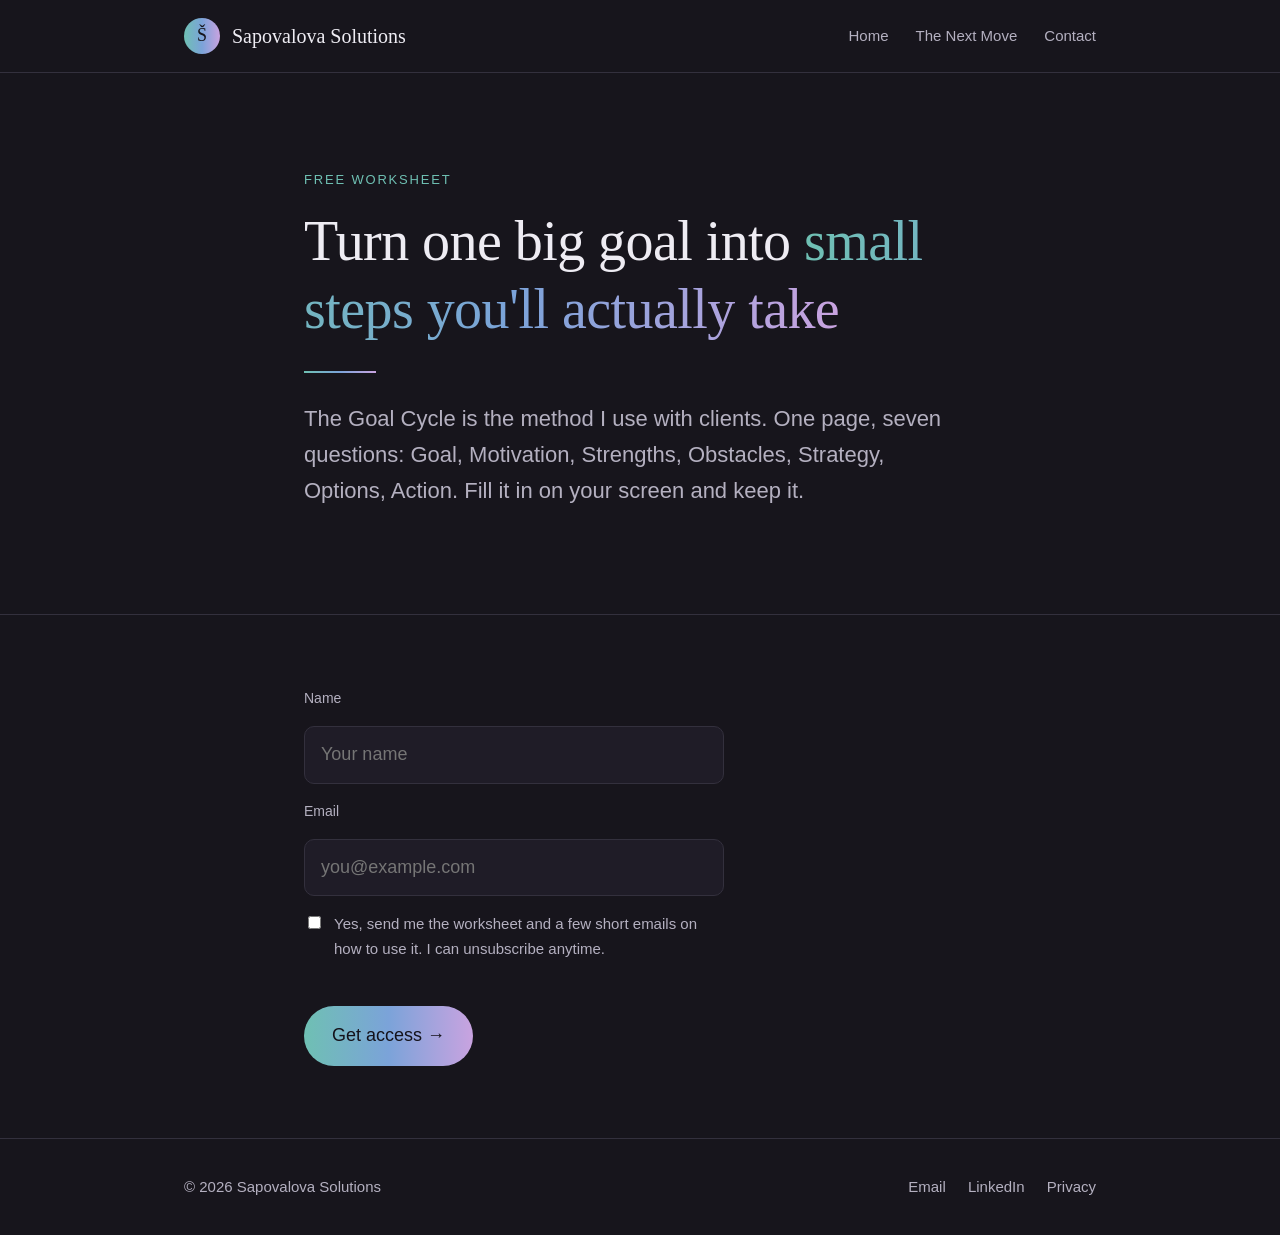
<file: goal-cycle.html>
<!doctype html>
<html lang="en">
<head>
<meta charset="utf-8">
<meta name="viewport" content="width=device-width, initial-scale=1">
<title>The Goal Cycle | Sapovalova Solutions</title>
<meta name="description" content="A free one-page worksheet: seven questions to turn one big goal into small steps you'll actually take. With Tamara Medina Sapovalova.">
<link rel="canonical" href="https://sapovalovasolutions.com/goal-cycle.html">
<meta property="og:type" content="website">
<meta property="og:site_name" content="Sapovalova Solutions">
<meta property="og:title" content="The Goal Cycle | Sapovalova Solutions">
<meta property="og:description" content="A free one-page worksheet: seven questions to turn one big goal into small steps you'll actually take. With Tamara Medina Sapovalova.">
<meta property="og:url" content="https://sapovalovasolutions.com/goal-cycle.html">
<meta property="og:image" content="https://sapovalovasolutions.com/tamara-hero.jpg">
<meta name="twitter:card" content="summary_large_image">
<meta name="twitter:title" content="The Goal Cycle | Sapovalova Solutions">
<meta name="twitter:description" content="A free one-page worksheet: seven questions to turn one big goal into small steps you'll actually take. With Tamara Medina Sapovalova.">
<meta name="twitter:image" content="https://sapovalovasolutions.com/tamara-hero.jpg">
<link rel="icon" type="image/png" href="favicon.png">
<link rel="stylesheet" href="style.css">
</head>
<body>

<header class="site">
  <div class="wrap">
    <a class="brand" href="index.html"><span class="mark">Š</span> Sapovalova Solutions</a>
    <nav class="site">
      <a href="index.html">Home</a>
      <a href="index.html#the-next-move">The Next Move</a>
      <a href="mailto:tamara@sapovalovasolutions.com">Contact</a>
    </nav>
  </div>
</header>

<main>

<section class="hero">
  <div class="narrow">
    <div class="eyebrow">Free worksheet</div>
    <h1>Turn one big goal into <span class="grad-text">small steps you'll actually take</span></h1>
    <hr class="rule">
    <p class="lede">The Goal Cycle is the method I use with clients. One page, seven questions: Goal, Motivation, Strengths, Obstacles, Strategy, Options, Action. Fill it in on your screen and keep it.</p>
  </div>
</section>

<section>
  <div class="narrow">
    <form action="https://api.web3forms.com/submit" method="POST">
      <input type="hidden" name="access_key" value="065376e4-cd60-4a56-a055-476e143d7f9f">
      <input type="hidden" name="subject" value="Sapovalova: Goal Cycle worksheet">
      <input type="hidden" name="redirect" value="https://sapovalovasolutions.com/goal-cycle-thanks.html">
      <input type="checkbox" name="botcheck" tabindex="-1" autocomplete="off" style="display:none">

      <label for="name">Name</label>
      <input type="text" id="name" name="name" required placeholder="Your name">

      <label for="email">Email</label>
      <input type="email" id="email" name="email" required placeholder="you@example.com">

      <label class="checkbox-row">
        <input type="checkbox" name="news_consent" value="yes" required>
        Yes, send me the worksheet and a few short emails on how to use it. I can unsubscribe anytime.
      </label>

      <div class="row">
        <button type="submit" class="btn">Get access →</button>
      </div>
    </form>
  </div>
</section>

</main>

<footer class="site">
  <div class="wrap">
    <div>© 2026 Sapovalova Solutions</div>
    <div>
      <a href="mailto:tamara@sapovalovasolutions.com">Email</a>
      <a href="https://www.linkedin.com/in/tamaramedinasapovalova/">LinkedIn</a>
      <a href="privacy.html">Privacy</a>
    </div>
  </div>
</footer>

</body>
</html>
</file>
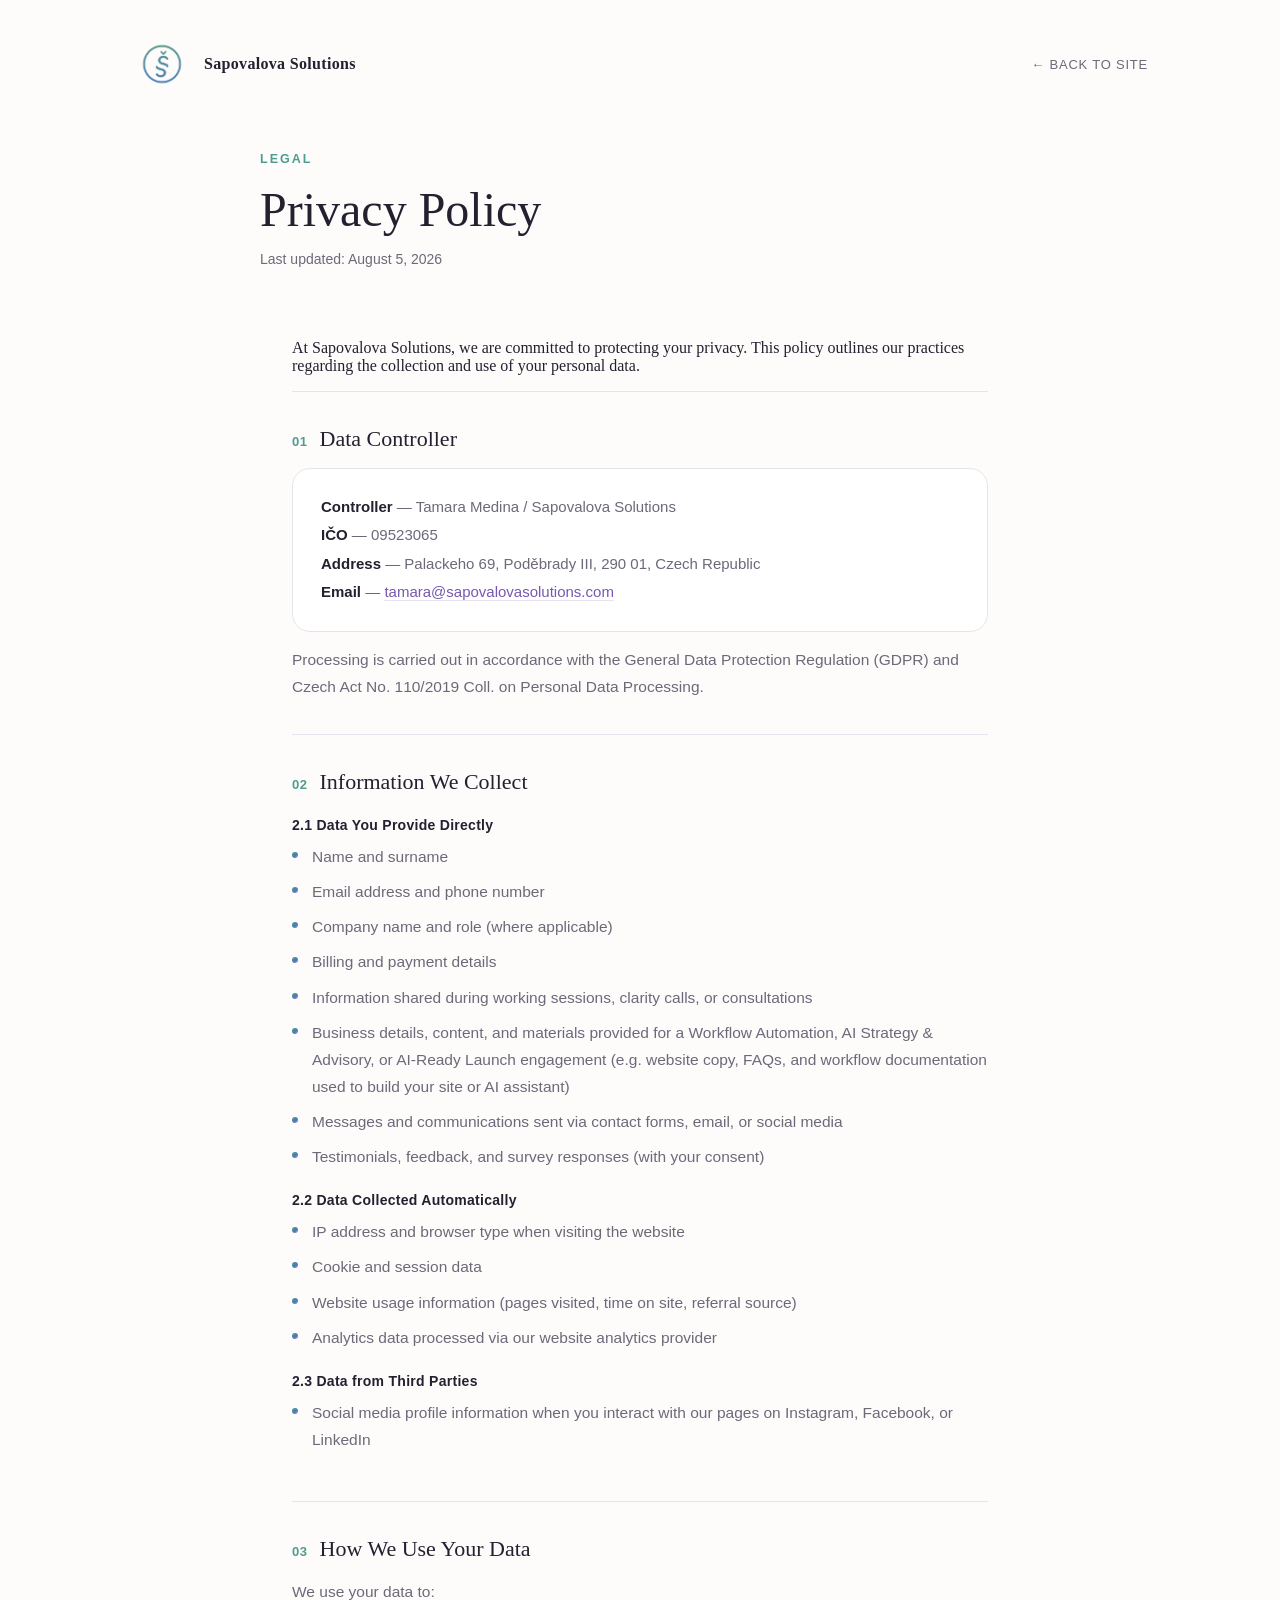
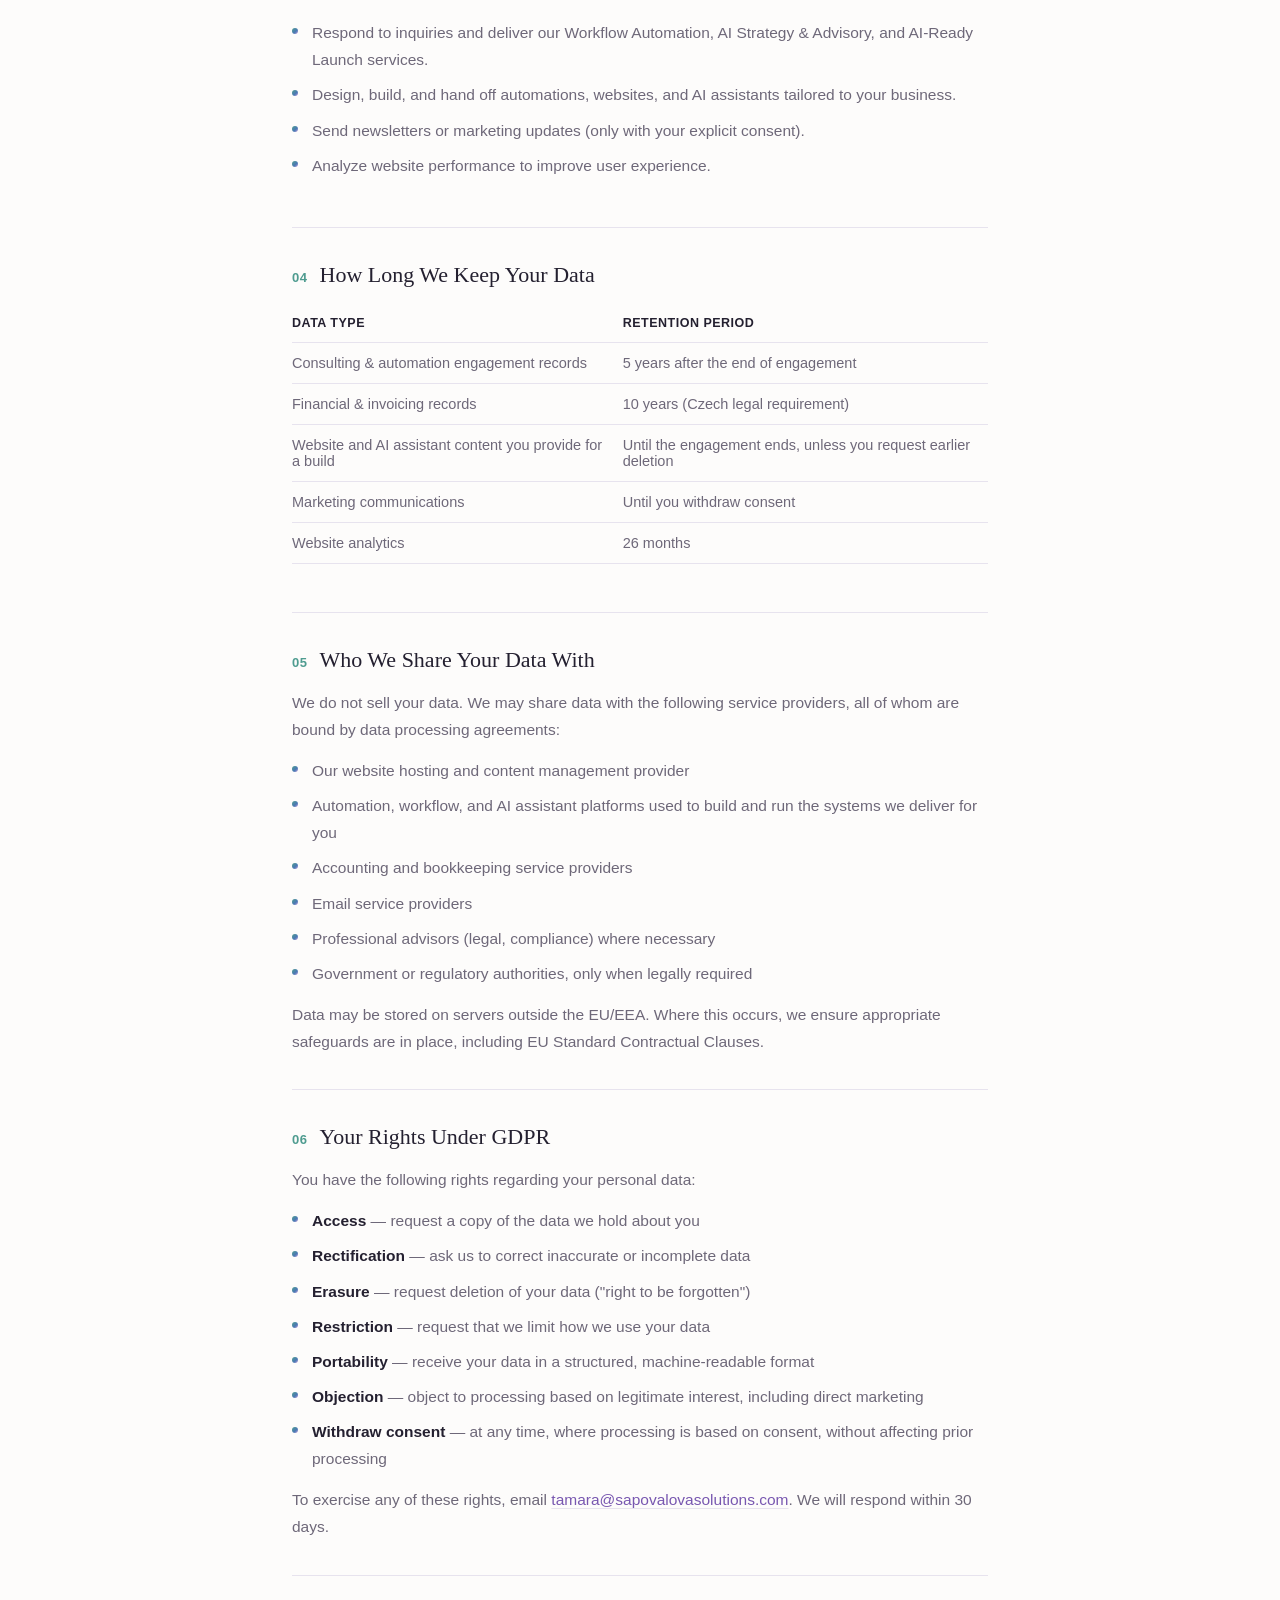
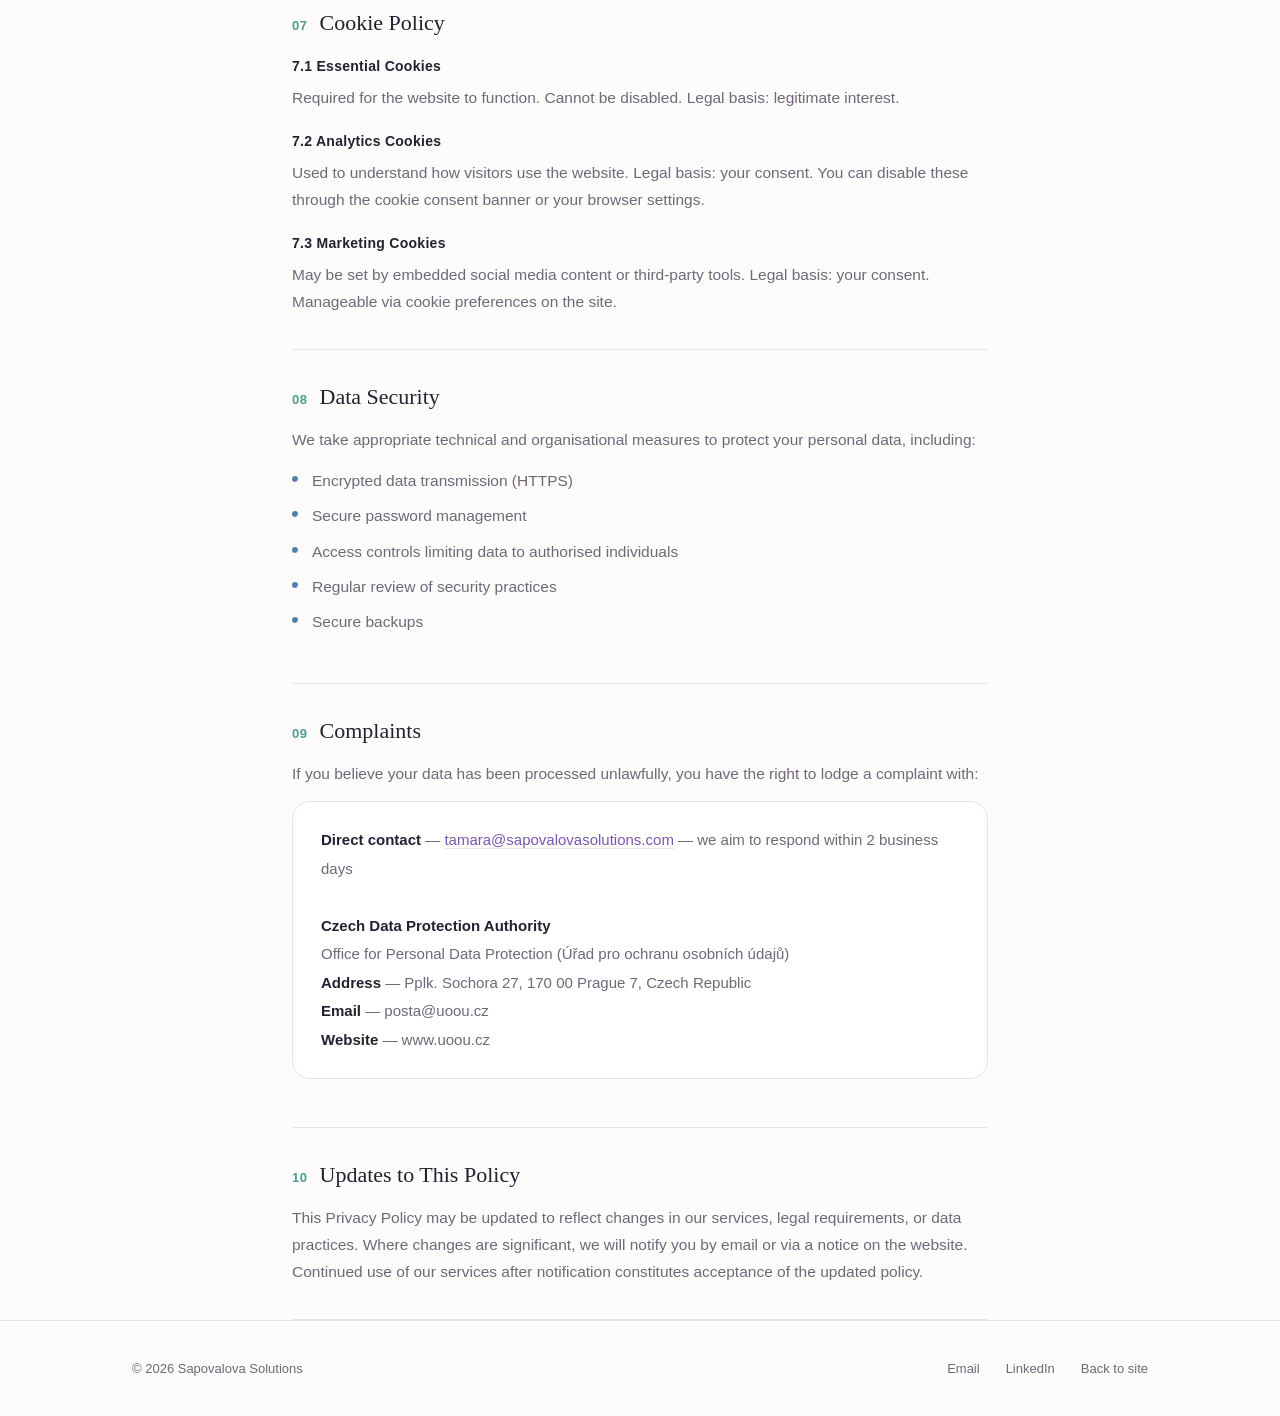
<file: privacy.html>
<!DOCTYPE html>
<html lang="en">
<head>
<meta charset="UTF-8">
<meta name="viewport" content="width=device-width, initial-scale=1.0">
<link rel="icon" type="image/png" href="favicon.png">
<title>Privacy Policy — Sapovalova Solutions</title>
<meta name="description" content="Privacy policy for Sapovalova Solutions and Tamara Medina Sapovalova's one-to-one work.">
<link rel="canonical" href="https://sapovalovasolutions.com/privacy.html">
<meta property="og:type" content="website">
<meta property="og:site_name" content="Sapovalova Solutions">
<meta property="og:title" content="Privacy Policy | Sapovalova Solutions">
<meta property="og:description" content="Privacy policy for Sapovalova Solutions and Tamara Medina Sapovalova's one-to-one work.">
<meta property="og:url" content="https://sapovalovasolutions.com/privacy.html">
<meta property="og:image" content="https://sapovalovasolutions.com/tamara-hero.jpg">
<meta name="twitter:card" content="summary_large_image">
<meta name="twitter:title" content="Privacy Policy | Sapovalova Solutions">
<meta name="twitter:description" content="Privacy policy for Sapovalova Solutions and Tamara Medina Sapovalova's one-to-one work.">
<meta name="twitter:image" content="https://sapovalovasolutions.com/tamara-hero.jpg">
<style>
  :root{
    --cream:#fdfcfb;
    --cream-2:#f6f4f8;
    --ink:#242030;
    --ink-soft:#6e6879;
    --teal:#4f9c90;
    --blue:#4a79b4;
    --blush:#c9a3e0;
    --hair:#e7e3ee;
    --card:#ffffff;
    --focus:#7857b0;
  }
  :root[data-theme="dark"]{
    --cream:#17151c;
    --cream-2:#1e1b24;
    --ink:#eeecf3;
    --ink-soft:#a6a0b3;
    --teal:#6fc0b3;
    --blue:#7ba3d9;
    --blush:#c9a3e0;
    --hair:#332f3e;
    --card:#1d1a23;
    --focus:#b393db;
  }
  @media (prefers-color-scheme: dark){
    :root:not([data-theme="light"]){
      --cream:#17151c;
      --cream-2:#1e1b24;
      --ink:#eeecf3;
      --ink-soft:#a6a0b3;
      --teal:#6fc0b3;
      --blue:#7ba3d9;
      --blush:#c9a3e0;
      --hair:#332f3e;
      --card:#1d1a23;
      --focus:#b393db;
    }
  }

  *{box-sizing:border-box;}
  html,body{margin:0;padding:0;}
  body{
    background:var(--cream);
    color:var(--ink);
    font-family:"Iowan Old Style","Palatino Linotype",Palatino,Georgia,serif;
    -webkit-font-smoothing:antialiased;
  }
  a{color:var(--focus);}
  a:focus-visible{outline:2px solid var(--focus);outline-offset:3px;}
  .sans{font-family:-apple-system,BlinkMacSystemFont,"Segoe UI",Roboto,"Helvetica Neue",Arial,sans-serif;}

  .wrap{max-width:760px;margin:0 auto;padding:0 32px;}
  @media (max-width:640px){.wrap{padding:0 22px;}}

  nav.wrap{
    max-width:1080px;
    display:flex;align-items:center;justify-content:space-between;
    padding-top:34px;padding-bottom:34px;
  }
  .brand{display:flex;align-items:center;gap:12px;text-decoration:none;color:inherit;}
  .brand-logo{width:60px;height:60px;flex:none;object-fit:contain;}
  .brand-name{
    font-family:"Iowan Old Style","Palatino Linotype",Palatino,Georgia,serif;
    font-size:16px;letter-spacing:0.02em;font-weight:600;
  }
  .back{
    font-family:-apple-system,BlinkMacSystemFont,"Segoe UI",Roboto,sans-serif;
    font-size:13px;letter-spacing:0.06em;text-transform:uppercase;
    text-decoration:none;color:var(--ink-soft);
  }
  .back:hover{color:var(--ink);}

  header.hero{padding:24px 0 56px;}
  .eyebrow{
    font-family:-apple-system,BlinkMacSystemFont,"Segoe UI",Roboto,sans-serif;
    font-size:12.5px;letter-spacing:0.16em;text-transform:uppercase;
    color:var(--teal);font-weight:600;margin:0 0 18px;
  }
  h1{
    font-size:clamp(32px,5vw,48px);
    font-weight:400;line-height:1.1;margin:0 0 14px;
    text-wrap:balance;
  }
  .updated{
    font-family:-apple-system,BlinkMacSystemFont,"Segoe UI",Roboto,sans-serif;
    font-size:14px;color:var(--ink-soft);margin:0;
  }

  main{padding-bottom:100px;}
  main .wrap > p.lede{
    font-family:-apple-system,BlinkMacSystemFont,"Segoe UI",Roboto,sans-serif;
    font-size:17px;line-height:1.7;color:var(--ink-soft);
    margin:0 0 48px;
  }

  section.policy-section{
    padding:34px 0;border-top:1px solid var(--hair);
  }
  section.policy-section:last-of-type{border-bottom:1px solid var(--hair);}
  section.policy-section h2{
    font-size:22px;font-weight:400;margin:0 0 16px;
    display:flex;align-items:baseline;gap:12px;
  }
  section.policy-section h2 .num{
    font-family:-apple-system,BlinkMacSystemFont,"Segoe UI",Roboto,sans-serif;
    font-size:13px;font-weight:700;letter-spacing:0.04em;
    color:var(--teal);
  }
  section.policy-section h3{
    font-family:-apple-system,BlinkMacSystemFont,"Segoe UI",Roboto,sans-serif;
    font-size:14px;font-weight:600;letter-spacing:0.02em;
    color:var(--ink);margin:22px 0 10px;
  }
  section.policy-section p{
    font-family:-apple-system,BlinkMacSystemFont,"Segoe UI",Roboto,sans-serif;
    font-size:15.5px;line-height:1.75;color:var(--ink-soft);margin:0 0 14px;
  }
  section.policy-section p:last-child{margin-bottom:0;}
  section.policy-section ul{
    font-family:-apple-system,BlinkMacSystemFont,"Segoe UI",Roboto,sans-serif;
    font-size:15.5px;line-height:1.75;color:var(--ink-soft);
    margin:0 0 14px;padding-left:0;list-style:none;
  }
  section.policy-section ul li{
    padding-left:20px;position:relative;margin-bottom:8px;
  }
  section.policy-section ul li::before{
    content:"";position:absolute;left:0;top:9px;
    width:6px;height:6px;border-radius:50%;
    background:linear-gradient(135deg,var(--teal),var(--blue) 60%,var(--blush));
  }
  section.policy-section a{
    text-decoration:underline;text-decoration-color:var(--hair);
    text-underline-offset:3px;
  }
  section.policy-section a:hover{text-decoration-color:var(--focus);}

  .controller-card{
    background:var(--card);border:1px solid var(--hair);border-radius:18px;
    padding:24px 28px;margin:0 0 14px;
    font-family:-apple-system,BlinkMacSystemFont,"Segoe UI",Roboto,sans-serif;
    font-size:15px;color:var(--ink-soft);line-height:1.9;
  }
  .controller-card strong{color:var(--ink);font-weight:600;}

  .retention-table{
    width:100%;border-collapse:collapse;margin:0 0 14px;
    font-family:-apple-system,BlinkMacSystemFont,"Segoe UI",Roboto,sans-serif;
    font-size:14.5px;
  }
  .retention-table th,.retention-table td{
    text-align:left;padding:12px 14px 12px 0;
    border-bottom:1px solid var(--hair);
    color:var(--ink-soft);vertical-align:top;
  }
  .retention-table th{
    color:var(--ink);font-weight:600;font-size:12.5px;
    letter-spacing:0.04em;text-transform:uppercase;
  }
  .table-scroll{overflow-x:auto;}

  footer{border-top:1px solid var(--hair);padding:40px 0;}
  footer .wrap{
    max-width:1080px;
    display:flex;justify-content:space-between;align-items:center;flex-wrap:wrap;gap:16px;
    font-family:-apple-system,BlinkMacSystemFont,"Segoe UI",Roboto,sans-serif;
    font-size:13px;color:var(--ink-soft);
  }
  footer a{text-decoration:none;color:var(--ink-soft);}
  footer a:hover{color:var(--ink);}
  .footlinks{display:flex;gap:26px;}
</style>
</head>
<body>

<nav class="wrap">
  <a class="brand" href="index.html" aria-label="Sapovalova Solutions home">
    <img class="brand-logo" alt="" aria-hidden="true" src="[data-uri]"/>
    <span class="brand-name">Sapovalova&nbsp;Solutions</span>
  </a>
  <a class="back" href="index.html">← Back to site</a>
</nav>

<header class="hero wrap">
  <p class="eyebrow">Legal</p>
  <h1>Privacy Policy</h1>
  <p class="updated sans">Last updated: August 5, 2026</p>
</header>

<main class="wrap">
  <p class="lede">At Sapovalova Solutions, we are committed to protecting your privacy. This policy outlines our practices regarding the collection and use of your personal data.</p>

  <section class="policy-section">
    <h2><span class="num">01</span> Data Controller</h2>
    <div class="controller-card">
      <strong>Controller</strong> — Tamara Medina / Sapovalova Solutions<br/>
      <strong>IČO</strong> — 09523065<br/>
      <strong>Address</strong> — Palackeho 69, Poděbrady III, 290 01, Czech Republic<br/>
      <strong>Email</strong> — <a href="mailto:tamara@sapovalovasolutions.com">tamara@sapovalovasolutions.com</a>
    </div>
    <p>Processing is carried out in accordance with the General Data Protection Regulation (GDPR) and Czech Act No. 110/2019 Coll. on Personal Data Processing.</p>
  </section>

  <section class="policy-section">
    <h2><span class="num">02</span> Information We Collect</h2>
    <h3>2.1 Data You Provide Directly</h3>
    <ul>
      <li>Name and surname</li>
      <li>Email address and phone number</li>
      <li>Company name and role (where applicable)</li>
      <li>Billing and payment details</li>
      <li>Information shared during working sessions, clarity calls, or consultations</li>
      <li>Business details, content, and materials provided for a Workflow Automation, AI Strategy &amp; Advisory, or AI-Ready Launch engagement (e.g. website copy, FAQs, and workflow documentation used to build your site or AI assistant)</li>
      <li>Messages and communications sent via contact forms, email, or social media</li>
      <li>Testimonials, feedback, and survey responses (with your consent)</li>
    </ul>
    <h3>2.2 Data Collected Automatically</h3>
    <ul>
      <li>IP address and browser type when visiting the website</li>
      <li>Cookie and session data</li>
      <li>Website usage information (pages visited, time on site, referral source)</li>
      <li>Analytics data processed via our website analytics provider</li>
    </ul>
    <h3>2.3 Data from Third Parties</h3>
    <ul>
      <li>Social media profile information when you interact with our pages on Instagram, Facebook, or LinkedIn</li>
    </ul>
  </section>

  <section class="policy-section">
    <h2><span class="num">03</span> How We Use Your Data</h2>
    <p>We use your data to:</p>
    <ul>
      <li>Respond to inquiries and deliver our Workflow Automation, AI Strategy &amp; Advisory, and AI-Ready Launch services.</li>
      <li>Design, build, and hand off automations, websites, and AI assistants tailored to your business.</li>
      <li>Send newsletters or marketing updates (only with your explicit consent).</li>
      <li>Analyze website performance to improve user experience.</li>
    </ul>
  </section>

  <section class="policy-section">
    <h2><span class="num">04</span> How Long We Keep Your Data</h2>
    <div class="table-scroll">
      <table class="retention-table">
        <thead>
          <tr><th>Data type</th><th>Retention period</th></tr>
        </thead>
        <tbody>
          <tr><td>Consulting &amp; automation engagement records</td><td>5 years after the end of engagement</td></tr>
          <tr><td>Financial &amp; invoicing records</td><td>10 years (Czech legal requirement)</td></tr>
          <tr><td>Website and AI assistant content you provide for a build</td><td>Until the engagement ends, unless you request earlier deletion</td></tr>
          <tr><td>Marketing communications</td><td>Until you withdraw consent</td></tr>
          <tr><td>Website analytics</td><td>26 months</td></tr>
        </tbody>
      </table>
    </div>
  </section>

  <section class="policy-section">
    <h2><span class="num">05</span> Who We Share Your Data With</h2>
    <p>We do not sell your data. We may share data with the following service providers, all of whom are bound by data processing agreements:</p>
    <ul>
      <li>Our website hosting and content management provider</li>
      <li>Automation, workflow, and AI assistant platforms used to build and run the systems we deliver for you</li>
      <li>Accounting and bookkeeping service providers</li>
      <li>Email service providers</li>
      <li>Professional advisors (legal, compliance) where necessary</li>
      <li>Government or regulatory authorities, only when legally required</li>
    </ul>
    <p>Data may be stored on servers outside the EU/EEA. Where this occurs, we ensure appropriate safeguards are in place, including EU Standard Contractual Clauses.</p>
  </section>

  <section class="policy-section">
    <h2><span class="num">06</span> Your Rights Under GDPR</h2>
    <p>You have the following rights regarding your personal data:</p>
    <ul>
      <li><strong style="color:var(--ink)">Access</strong> — request a copy of the data we hold about you</li>
      <li><strong style="color:var(--ink)">Rectification</strong> — ask us to correct inaccurate or incomplete data</li>
      <li><strong style="color:var(--ink)">Erasure</strong> — request deletion of your data ("right to be forgotten")</li>
      <li><strong style="color:var(--ink)">Restriction</strong> — request that we limit how we use your data</li>
      <li><strong style="color:var(--ink)">Portability</strong> — receive your data in a structured, machine-readable format</li>
      <li><strong style="color:var(--ink)">Objection</strong> — object to processing based on legitimate interest, including direct marketing</li>
      <li><strong style="color:var(--ink)">Withdraw consent</strong> — at any time, where processing is based on consent, without affecting prior processing</li>
    </ul>
    <p>To exercise any of these rights, email <a href="mailto:tamara@sapovalovasolutions.com">tamara@sapovalovasolutions.com</a>. We will respond within 30 days.</p>
  </section>

  <section class="policy-section">
    <h2><span class="num">07</span> Cookie Policy</h2>
    <h3>7.1 Essential Cookies</h3>
    <p>Required for the website to function. Cannot be disabled. Legal basis: legitimate interest.</p>
    <h3>7.2 Analytics Cookies</h3>
    <p>Used to understand how visitors use the website. Legal basis: your consent. You can disable these through the cookie consent banner or your browser settings.</p>
    <h3>7.3 Marketing Cookies</h3>
    <p>May be set by embedded social media content or third-party tools. Legal basis: your consent. Manageable via cookie preferences on the site.</p>
  </section>

  <section class="policy-section">
    <h2><span class="num">08</span> Data Security</h2>
    <p>We take appropriate technical and organisational measures to protect your personal data, including:</p>
    <ul>
      <li>Encrypted data transmission (HTTPS)</li>
      <li>Secure password management</li>
      <li>Access controls limiting data to authorised individuals</li>
      <li>Regular review of security practices</li>
      <li>Secure backups</li>
    </ul>
  </section>

  <section class="policy-section">
    <h2><span class="num">09</span> Complaints</h2>
    <p>If you believe your data has been processed unlawfully, you have the right to lodge a complaint with:</p>
    <div class="controller-card">
      <strong>Direct contact</strong> — <a href="mailto:tamara@sapovalovasolutions.com">tamara@sapovalovasolutions.com</a> — we aim to respond within 2 business days<br/><br/>
      <strong>Czech Data Protection Authority</strong><br/>
      Office for Personal Data Protection (Úřad pro ochranu osobních údajů)<br/>
      <strong>Address</strong> — Pplk. Sochora 27, 170 00 Prague 7, Czech Republic<br/>
      <strong>Email</strong> — posta@uoou.cz<br/>
      <strong>Website</strong> — www.uoou.cz
    </div>
  </section>

  <section class="policy-section">
    <h2><span class="num">10</span> Updates to This Policy</h2>
    <p>This Privacy Policy may be updated to reflect changes in our services, legal requirements, or data practices. Where changes are significant, we will notify you by email or via a notice on the website. Continued use of our services after notification constitutes acceptance of the updated policy.</p>
  </section>
</main>

<footer>
  <div class="wrap">
    <span>© 2026 Sapovalova Solutions</span>
    <div class="footlinks">
      <a href="mailto:tamara@sapovalovasolutions.com">Email</a>
      <a href="https://www.linkedin.com/in/tamaramedinasapovalova/" target="_blank" rel="noopener">LinkedIn</a>
      <a href="index.html">Back to site</a>
    </div>
  </div>
</footer>
</body>
</html>
</file>
<file: style.css>
:root{
  --bg:#17151c;
  --bg2:#1f1c27;
  --text:#eeecf3;
  --muted:#b4b0c0;
  --line:#33303d;
  --teal:#6fc0b3;
  --blue:#7ba3d9;
  --lilac:#c9a3e0;
  --grad:linear-gradient(90deg,#6fc0b3,#7ba3d9,#c9a3e0);
  --serif:"Iowan Old Style","Palatino Linotype",Palatino,Georgia,serif;
  --sans:-apple-system,BlinkMacSystemFont,"Segoe UI",Roboto,Helvetica,Arial,sans-serif;
}
*{box-sizing:border-box}
html{scroll-behavior:smooth}
body{margin:0;background:var(--bg);color:var(--text);font-family:var(--sans);font-size:18px;line-height:1.65;-webkit-font-smoothing:antialiased}
a{color:var(--teal)}
.wrap{max-width:960px;margin:0 auto;padding:0 24px}
.narrow{max-width:720px;margin:0 auto;padding:0 24px}

/* header */
header.site{border-bottom:1px solid var(--line)}
header.site .wrap{display:flex;align-items:center;justify-content:space-between;gap:16px;padding-top:18px;padding-bottom:18px;flex-wrap:wrap}
.brand{display:flex;align-items:center;gap:12px;text-decoration:none;color:var(--text);font-family:var(--serif);font-size:20px}
.mark{width:36px;height:36px;border-radius:50%;display:grid;place-items:center;font-family:var(--serif);font-size:18px;color:var(--bg);background:var(--grad)}
nav.site a{color:var(--muted);text-decoration:none;font-size:15px;margin-left:22px}
nav.site a:hover{color:var(--text)}

/* type */
h1,h2,h3{font-family:var(--serif);font-weight:500;line-height:1.2;margin:0 0 .5em}
h1{font-size:clamp(34px,6vw,56px);letter-spacing:-.01em}
h2{font-size:clamp(26px,4vw,36px)}
h3{font-size:22px}
p{margin:0 0 1.1em}
.eyebrow{font-size:13px;letter-spacing:.14em;text-transform:uppercase;color:var(--teal);margin-bottom:18px}
.lede{font-size:clamp(19px,2.4vw,22px);color:var(--muted);max-width:640px}
.grad-text{background:var(--grad);-webkit-background-clip:text;background-clip:text;color:transparent}
.rule{height:2px;width:72px;background:var(--grad);border:0;margin:0 0 28px}

section{padding:72px 0;border-bottom:1px solid var(--line)}
section.hero{padding:96px 0 80px}
section:last-of-type{border-bottom:0}

/* buttons */
.btn{display:inline-block;padding:15px 28px;border-radius:999px;background:var(--grad);color:#14121a;font-weight:600;text-decoration:none;font-size:17px}
.btn:hover{filter:brightness(1.08)}
.btn.ghost{background:transparent;color:var(--text);border:1px solid var(--line)}
.btn.ghost:hover{border-color:var(--teal)}
.row{display:flex;gap:14px;flex-wrap:wrap;margin-top:28px}

/* cards */
.cards{display:grid;grid-template-columns:repeat(auto-fit,minmax(280px,1fr));gap:20px;margin-top:32px}
.card{background:var(--bg2);border:1px solid var(--line);border-radius:16px;padding:30px}
.card .tag{font-size:12px;letter-spacing:.12em;text-transform:uppercase;color:var(--lilac);margin-bottom:10px}
.card p{color:var(--muted)}
.card a.more{color:var(--teal);text-decoration:none;font-weight:600}

ul.plain{list-style:none;padding:0;margin:0 0 1.2em}
ul.plain li{padding:10px 0 10px 28px;position:relative;border-bottom:1px solid var(--line)}
ul.plain li:last-child{border-bottom:0}
ul.plain li::before{content:"";position:absolute;left:0;top:20px;width:12px;height:2px;background:var(--grad)}

.steps{display:grid;gap:18px;margin-top:28px}
.step{display:grid;grid-template-columns:auto 1fr;gap:20px;align-items:start;padding:22px 0;border-top:1px solid var(--line)}
.step .n{font-family:var(--serif);font-size:15px;color:var(--teal);min-width:150px}
.step h3{margin-bottom:.25em;font-size:20px}
.step p{margin:0;color:var(--muted)}
@media(max-width:600px){.step{grid-template-columns:1fr;gap:6px}.step .n{min-width:0}}

blockquote{margin:0;padding:26px 28px;background:var(--bg2);border:1px solid var(--line);border-left:3px solid var(--teal);border-radius:12px}
blockquote p{font-family:var(--serif);font-size:20px;line-height:1.55;margin-bottom:12px}
blockquote cite{font-style:normal;font-size:15px;color:var(--muted)}
.quotes{display:grid;gap:20px;margin-top:32px}

.price{font-family:var(--serif);font-size:24px;margin:26px 0 0}
.small{font-size:15px;color:var(--muted)}

/* forms */
form{display:grid;gap:16px;max-width:420px}
form label{font-size:14px;color:var(--muted)}
form input[type="text"],form input[type="email"]{font:inherit;color:var(--text);background:var(--bg2);border:1px solid var(--line);border-radius:10px;padding:13px 16px}
form input[type="text"]:focus,form input[type="email"]:focus{outline:2px solid var(--teal);outline-offset:1px}
.checkbox-row{display:flex;gap:10px;align-items:flex-start;font-size:15px;color:var(--muted)}
.checkbox-row input{margin-top:4px}
form button.btn{border:0;cursor:pointer;font:inherit}

footer.site{padding:36px 0;border-top:1px solid var(--line);color:var(--muted);font-size:15px}
footer.site .wrap{display:flex;justify-content:space-between;gap:16px;flex-wrap:wrap}
footer.site a{color:var(--muted);margin-left:18px;text-decoration:none}
footer.site a:first-child{margin-left:0}
footer.site a:hover{color:var(--text)}
</file>
